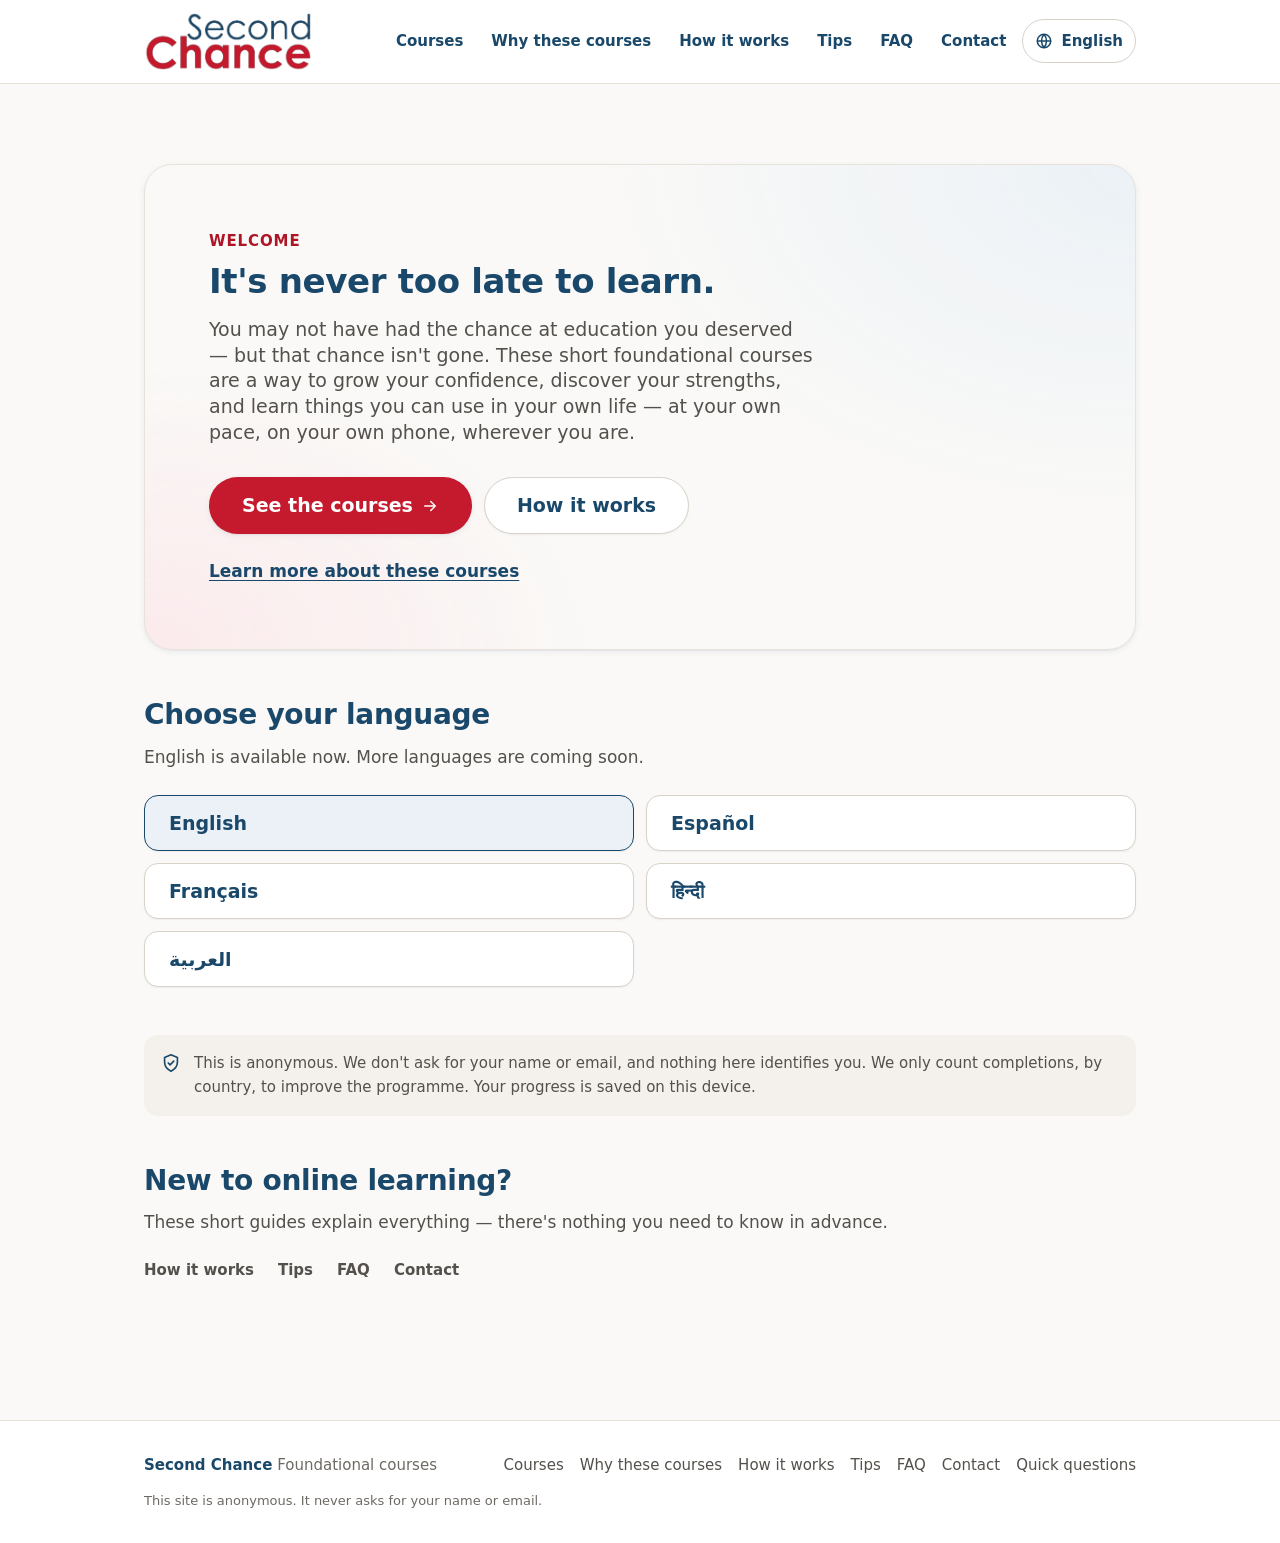
<file: index.html>
<!DOCTYPE html>
<html lang="en" dir="ltr">
<head>
  <meta charset="utf-8">
  <meta name="viewport" content="width=device-width, initial-scale=1">
  <title data-i18n="index.title">Second Chance — Foundational courses</title>
  <meta name="description" content="Short, anonymous, self-paced courses you can take on your phone. No account, no cost.">
  <meta name="color-scheme" content="light">
  <meta name="theme-color" content="#1A486A">
  <link rel="icon" href="favicon.ico" sizes="any">
  <link rel="icon" type="image/png" sizes="32x32" href="assets/icons/favicon-32.png">
  <link rel="icon" type="image/png" sizes="16x16" href="assets/icons/favicon-16.png">
  <link rel="apple-touch-icon" href="apple-touch-icon.png">
  <link rel="stylesheet" href="css/styles.css">
</head>
<body>
  <div data-include="header"></div>

  <main id="main" class="page">
    <div class="container stack-lg">

      <!-- Coming-soon banner shown when a not-yet-live language is chosen -->
      <section id="comingSoon" class="notice notice--tip" hidden>
        <span class="notice__icon" aria-hidden="true">
          <svg viewBox="0 0 24 24" width="22" height="22" fill="none" stroke="currentColor" stroke-width="1.8" stroke-linecap="round" stroke-linejoin="round"><circle cx="12" cy="12" r="9"/><path d="M12 8v5l3 2"/></svg>
        </span>
        <div class="notice__body">
          <strong data-i18n="lang.comingTitle">This language is coming soon</strong>
          <p data-i18n="lang.comingBody">We're still preparing the courses in this language. For now you can continue in English.</p>
          <p><button type="button" class="btn btn--secondary" id="continueEn" data-i18n="lang.continueEn">Continue in English</button></p>
        </div>
      </section>

      <!-- Welcome -->
      <section class="hero">
        <p class="eyebrow" data-i18n="index.eyebrow">Welcome</p>
        <h1 data-i18n="index.heading">Learning that's yours, at your own pace</h1>
        <p class="lead" data-i18n="index.lead">Short, friendly courses you can take on your phone.</p>
        <div class="btn-row">
          <a class="btn btn--primary btn--lg" href="courses.html">
            <span data-i18n="index.cta.courses">See the courses</span>
            <svg class="arrow" viewBox="0 0 24 24" width="18" height="18" fill="none" stroke="currentColor" stroke-width="2" stroke-linecap="round" stroke-linejoin="round" aria-hidden="true"><path d="M5 12h14M13 6l6 6-6 6"/></svg>
          </a>
          <a class="btn btn--secondary btn--lg" href="help/how-to.html" data-i18n="index.cta.how">How it works</a>
        </div>
        <p style="margin-block-start:var(--space-5)">
          <a class="learn-more" href="help/why.html" style="font-weight:600; text-underline-offset:3px" data-i18n="index.learnMore">Learn more about these courses</a>
        </p>
      </section>

      <!-- Language selection -->
      <section class="stack" aria-labelledby="langHeading">
        <div class="stack-sm">
          <h2 id="langHeading" data-i18n="index.lang.heading">Choose your language</h2>
          <p class="soft" data-i18n="index.lang.hint">English is available now. More languages are coming soon.</p>
        </div>
        <div class="lang-grid" id="langGrid" role="group" aria-labelledby="langHeading">
          <!-- built from SCE_I18N.LANGS -->
        </div>
      </section>

      <!-- Privacy line -->
      <section class="privacy-line">
        <svg viewBox="0 0 24 24" width="22" height="22" fill="none" stroke="currentColor" stroke-width="1.8" stroke-linecap="round" stroke-linejoin="round" aria-hidden="true"><path d="M12 3l7 3v5c0 4.5-3 8-7 10-4-2-7-5.5-7-10V6z"/><path d="M9 12l2 2 4-4"/></svg>
        <p data-i18n="privacy.line">This is anonymous. We don't ask for your name or email.</p>
      </section>

      <!-- Quiet help links -->
      <section class="stack-sm" aria-labelledby="helpHeading">
        <h2 id="helpHeading" data-i18n="index.help.heading">New to online learning?</h2>
        <p class="soft" data-i18n="index.help.lead">These short guides explain everything.</p>
        <ul class="quiet-links">
          <li><a href="help/how-to.html" data-i18n="nav.howto">How it works</a></li>
          <li><a href="help/tips.html" data-i18n="nav.tips">Tips</a></li>
          <li><a href="help/faq.html" data-i18n="nav.faq">FAQ</a></li>
          <li><a href="help/contact.html" data-i18n="nav.contact">Contact</a></li>
        </ul>
      </section>

    </div>
  </main>

  <div data-include="footer"></div>

  <script src="js/i18n.js"></script>
  <script src="js/progress.js"></script>
  <script src="js/components.js"></script>
  <script>
    // Landing language selector + coming-soon glue. Native language names are
    // proper nouns; all other copy comes from i18n.
    (function () {
      function build() {
        var grid = document.getElementById("langGrid");
        if (!grid || !window.SCE_I18N) return;
        var chosen = SCE_I18N.chosenLang();
        grid.innerHTML = "";
        SCE_I18N.LANGS.forEach(function (l) {
          var btn = document.createElement("button");
          btn.type = "button";
          btn.className = "lang-option";
          if (l.code === chosen) btn.setAttribute("aria-current", "true");
          btn.innerHTML =
            '<span class="native" lang="' + l.code + '" dir="' + l.dir + '">' + l.native + "</span>" +
            (l.live ? "" : '<span class="soon">' + SCE_I18N.t("lang.soon") + "</span>");
          btn.addEventListener("click", function () {
            SCE_I18N.setLang(l.code);
            window.location.reload();
          });
          grid.appendChild(btn);
        });

        var cs = document.getElementById("comingSoon");
        if (cs && !SCE_I18N.isLive()) cs.hidden = false;
        var ce = document.getElementById("continueEn");
        if (ce) ce.addEventListener("click", function () {
          SCE_I18N.setLang("en");
          window.location.reload();
        });
      }
      if (window.SCE_I18N && SCE_I18N.ready) SCE_I18N.ready.then(build);
      else document.addEventListener("DOMContentLoaded", function () { setTimeout(build, 60); });
    })();
  </script>
</body>
</html>
</file>
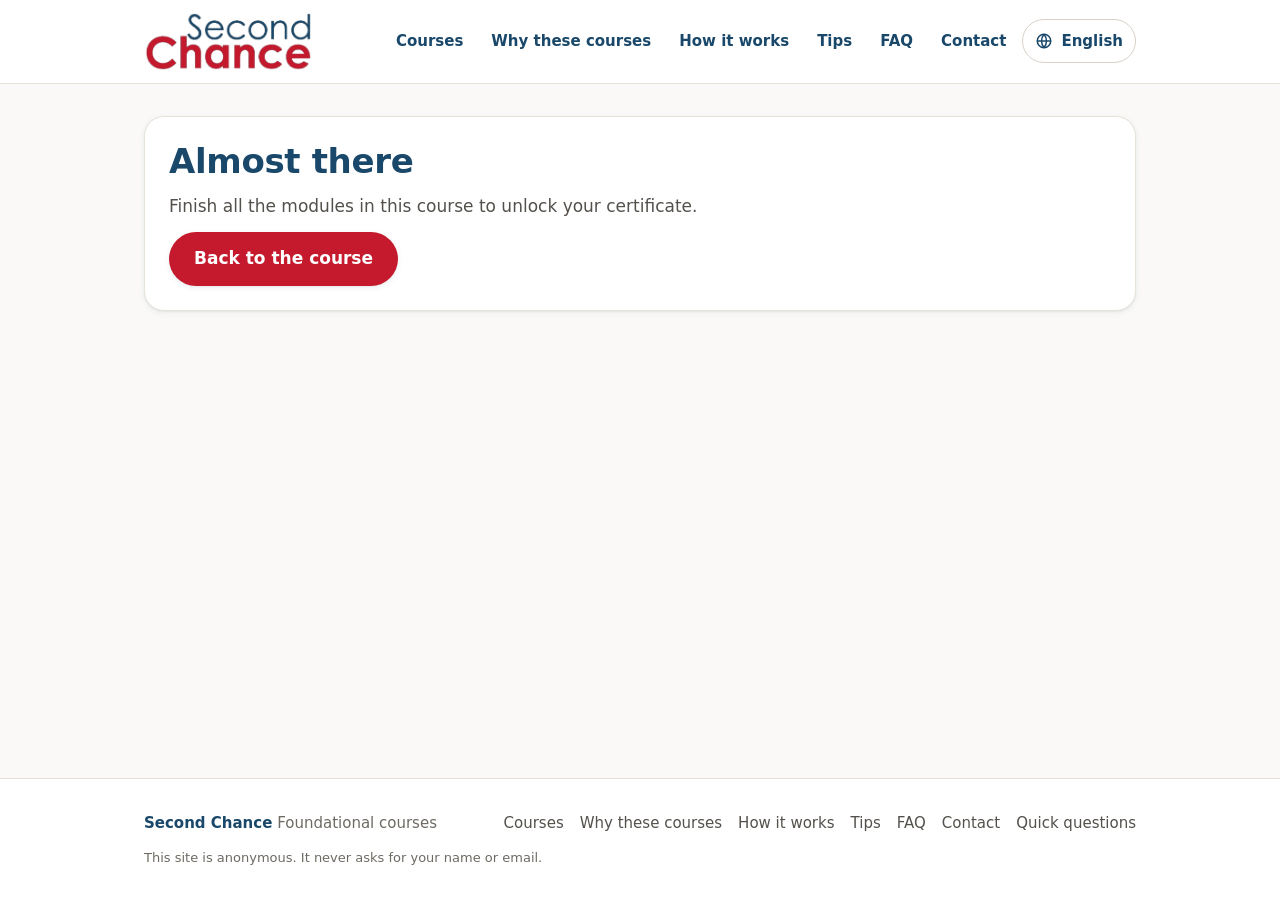
<file: complete.html>
<!DOCTYPE html>
<html lang="en" dir="ltr">
<head>
  <meta charset="utf-8">
  <meta name="viewport" content="width=device-width, initial-scale=1">
  <title data-i18n="complete.title">Congratulations — Second Chance</title>
  <meta name="description" content="Course complete. Make your certificate.">
  <meta name="color-scheme" content="light">
  <meta name="theme-color" content="#1A486A">
  <link rel="icon" href="favicon.ico" sizes="any">
  <link rel="icon" type="image/png" sizes="32x32" href="assets/icons/favicon-32.png">
  <link rel="icon" type="image/png" sizes="16x16" href="assets/icons/favicon-16.png">
  <link rel="apple-touch-icon" href="apple-touch-icon.png">
  <link rel="stylesheet" href="css/styles.css">
</head>
<body>
  <div data-include="header"></div>

  <main id="main" class="page">
    <div class="container">

      <!-- Not-complete state -->
      <section id="notComplete" hidden class="card stack-sm">
        <h1 data-i18n="complete.notComplete.title">Almost there</h1>
        <p class="soft" data-i18n="complete.notComplete.body">Finish all the modules in this course to unlock your certificate.</p>
        <p><a class="btn btn--primary" id="notCompleteBack" href="courses.html" data-i18n="complete.notComplete.cta">Back to the course</a></p>
      </section>

      <!-- Completed state -->
      <section id="completeMain" hidden class="stack-lg">

        <div class="celebrate">
          <div class="celebrate__mark" aria-hidden="true">
            <svg viewBox="0 0 24 24" width="40" height="40" fill="none" stroke="currentColor" stroke-width="2.2" stroke-linecap="round" stroke-linejoin="round"><path d="M20 6 9 17l-5-5"/></svg>
          </div>
          <h1 data-i18n="complete.heading">You did it!</h1>
          <p class="lead" style="margin-inline:auto" data-i18n="complete.body">You've completed the course. That's a real achievement — well done.</p>
        </div>

        <!-- Country (only shown if not captured at intake) -->
        <div class="card stack-sm" id="countryCard" hidden>
          <label class="field__label" id="ccLabel" for="ccInput" data-i18n="complete.country.label">Which country are you in?</label>
          <p class="field__hint" data-i18n="complete.country.hint">Optional, and anonymous.</p>
          <div class="combo">
            <input class="combo__input" id="ccInput" type="text" autocomplete="off"
                   data-i18n-attr="placeholder:intake.q.country.placeholder; aria-label:complete.country.label">
            <input type="hidden" data-country-value value="">
            <ul class="combo__list" hidden></ul>
          </div>
        </div>

        <!-- Certificate builder -->
        <div class="card stack">
          <div class="field">
            <label class="field__label" for="nameInput" data-i18n="complete.name.label">Put your name on your certificate</label>
            <p class="field__hint" data-i18n="complete.name.hint">This is only used to draw your certificate on this page. It is never saved or sent anywhere.</p>
            <input class="text-input" id="nameInput" type="text" autocomplete="off"
                   data-i18n-attr="placeholder:complete.name.placeholder; aria-label:complete.name.label">
          </div>

          <!-- Live certificate preview (client-side only; name stays in browser) -->
          <figure class="cert" id="cert" aria-label="Certificate">
            <div class="cert__seal" aria-hidden="true">
              <svg viewBox="0 0 24 24" width="30" height="30" fill="none" stroke="currentColor" stroke-width="2" stroke-linecap="round" stroke-linejoin="round"><path d="M12 15a5 5 0 1 0 0-10 5 5 0 0 0 0 10z"/><path d="M9 14l-1.5 7L12 18l4.5 3L15 14"/></svg>
            </div>
            <p class="cert__eyebrow" data-i18n="complete.cert.eyebrow">Certificate of completion</p>
            <p class="muted" style="margin-block-start:var(--space-3)" data-i18n="complete.cert.awarded">Awarded to</p>
            <p class="cert__name" id="certName" data-i18n="complete.cert.namePlaceholder">Your name</p>
            <p class="muted" data-i18n="complete.cert.completed">for completing</p>
            <p class="cert__course" id="certCourse">—</p>
            <p class="cert__date" id="certDate">—</p>
            <div class="cert__wordmark">
              <img id="certLogo" src="assets/logo/SCE_logo_transparent_true.png" alt="Second Chance" width="150">
            </div>
          </figure>

          <div class="btn-row">
            <button type="button" class="btn btn--primary btn--lg" id="printBtn" data-i18n="complete.print">Save or print</button>
            <a class="btn btn--ghost" href="courses.html" data-i18n="complete.backCourses">Back to courses</a>
          </div>
        </div>

      </section>

    </div>
  </main>

  <div data-include="footer"></div>

  <script src="js/i18n.js"></script>
  <script src="js/progress.js"></script>
  <script src="js/components.js"></script>
  <script src="js/intake.js"></script>
  <script src="js/courses.js"></script>
  <script>
    // Completion + certificate glue. The typed name is rendered in-browser
    // only and is NEVER stored or transmitted. The anonymous completion
    // metric (token + country + course + date) is recorded locally, with a
    // Phase-2 Supabase hook inside SCE_PROGRESS.recordCompletion.
    (function () {
      function param(n) { try { return new URLSearchParams(location.search).get(n); } catch (e) { return null; } }
      function safeGet(k) { try { return localStorage.getItem(k); } catch (e) { return null; } }

      var courseId = param("course");
      var P = window.SCE_PROGRESS;

      function fmtDate(iso) {
        try {
          var d = iso ? new Date(iso) : new Date();
          var lang = SCE_I18N ? SCE_I18N.effectiveLang() : "en";
          return d.toLocaleDateString(lang, { year: "numeric", month: "long", day: "numeric" });
        } catch (e) { return ""; }
      }

      function run(catalog) {
        var course = (catalog.courses || []).filter(function (c) { return c.id === courseId; })[0];
        var notComplete = document.getElementById("notComplete");
        var main = document.getElementById("completeMain");

        // Per-language lessons (catalog v3): pick the content language's list.
        var uiLang = SCE_I18N.chosenLang();
        var cl = (catalog.contentLang && catalog.contentLang[uiLang]) || uiLang;
        var lessons = course ? (Array.isArray(course.lessons) ? course.lessons : (course.lessons[cl] || course.lessons.en || [])) : [];
        var ids = lessons.map(function (l) { return l.id; });
        var complete = course && P ? P.isCourseComplete(course.id, ids) : false;

        if (!course || !complete) {
          if (notComplete) {
            notComplete.hidden = false;
            var back = document.getElementById("notCompleteBack");
            if (back) back.href = course
              ? SCE_I18N.url("course.html") + "?course=" + encodeURIComponent(course.id)
              : SCE_I18N.url("courses.html");
          }
          return;
        }

        main.hidden = false;
        document.title = SCE_I18N.t("complete.title") + " — Second Chance";

        // Stamp + record the anonymous completion now.
        var nowISO = new Date().toISOString();
        var knownCountry = safeGet("sce_country");
        P.recordCompletion(course.id, knownCountry || null, nowISO);
        var completedAt = P.getCourseCompletedAt(course.id) || nowISO;

        // Fill certificate static parts.
        document.getElementById("certCourse").textContent = SCE_I18N.t(course.titleKey);
        document.getElementById("certDate").textContent = fmtDate(completedAt);
        document.getElementById("certLogo").src = SCE_I18N.url("assets/logo/SCE_logo_transparent_true.png");

        // Live name binding (never stored).
        var nameInput = document.getElementById("nameInput");
        var certName = document.getElementById("certName");
        var placeholder = SCE_I18N.t("complete.cert.namePlaceholder");
        nameInput.addEventListener("input", function () {
          var v = nameInput.value.trim();
          certName.textContent = v || placeholder;
          certName.style.opacity = v ? "1" : "0.55";
        });
        certName.style.opacity = "0.55";

        // Country picker only if we don't already know it.
        if (!knownCountry) {
          var card = document.getElementById("countryCard");
          card.hidden = false;
          var combo = card.querySelector(".combo");
          if (combo && window.SCE_FORMS) {
            SCE_FORMS.mountCountryPicker(combo, {
              onSelect: function (country) {
                try { localStorage.setItem("sce_country", country); } catch (e) {}
                P.recordCompletion(course.id, country, completedAt); // upserts country
              }
            });
          }
        }

        document.getElementById("printBtn").addEventListener("click", function () { window.print(); });
      }

      function start() {
        if (!window.SCE_COURSES) { setTimeout(start, 50); return; }
        SCE_COURSES.loadCatalog().then(function (catalog) {
          run(catalog);
          if (window.SCE_I18N) SCE_I18N.apply(document);
        });
      }

      if (window.SCE_I18N && SCE_I18N.ready) SCE_I18N.ready.then(start);
      else document.addEventListener("DOMContentLoaded", start);
    })();
  </script>
</body>
</html>
</file>
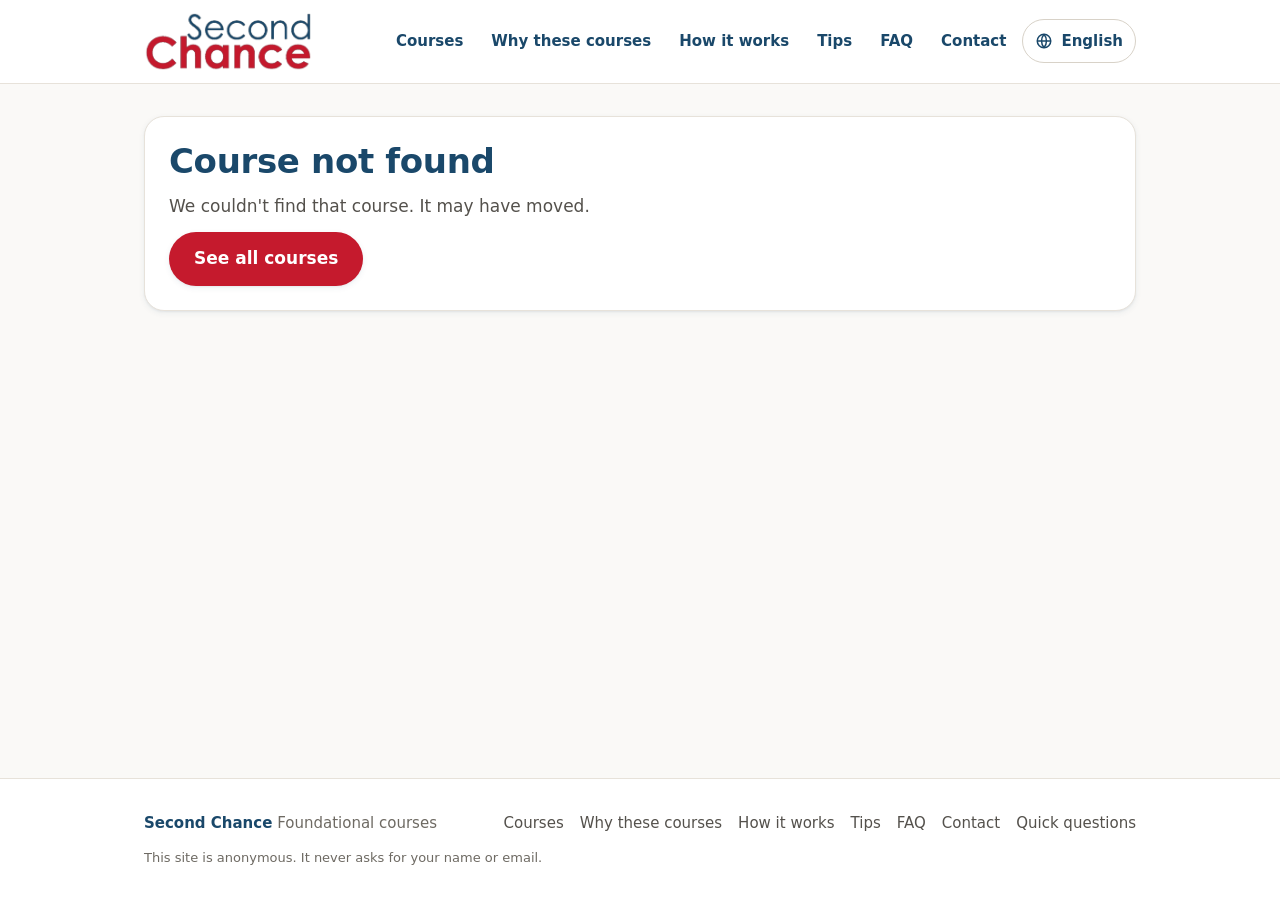
<file: course.html>
<!DOCTYPE html>
<html lang="en" dir="ltr">
<head>
  <meta charset="utf-8">
  <meta name="viewport" content="width=device-width, initial-scale=1">
  <title data-i18n="course.title">Course — Second Chance</title>
  <meta name="description" content="A Second Chance course and its modules.">
  <meta name="color-scheme" content="light">
  <meta name="theme-color" content="#1A486A">
  <link rel="icon" href="favicon.ico" sizes="any">
  <link rel="icon" type="image/png" sizes="32x32" href="assets/icons/favicon-32.png">
  <link rel="icon" type="image/png" sizes="16x16" href="assets/icons/favicon-16.png">
  <link rel="apple-touch-icon" href="apple-touch-icon.png">
  <link rel="stylesheet" href="css/styles.css">
</head>
<body>
  <div data-include="header"></div>

  <main id="main" class="page">
    <div class="container">
      <div id="courseView" aria-busy="true">
        <p class="muted" data-i18n="common.loading">Loading…</p>
      </div>
    </div>
  </main>

  <div data-include="footer"></div>

  <script src="js/i18n.js"></script>
  <script src="js/progress.js"></script>
  <script src="js/components.js"></script>
  <script src="js/courses.js"></script>
</body>
</html>
</file>
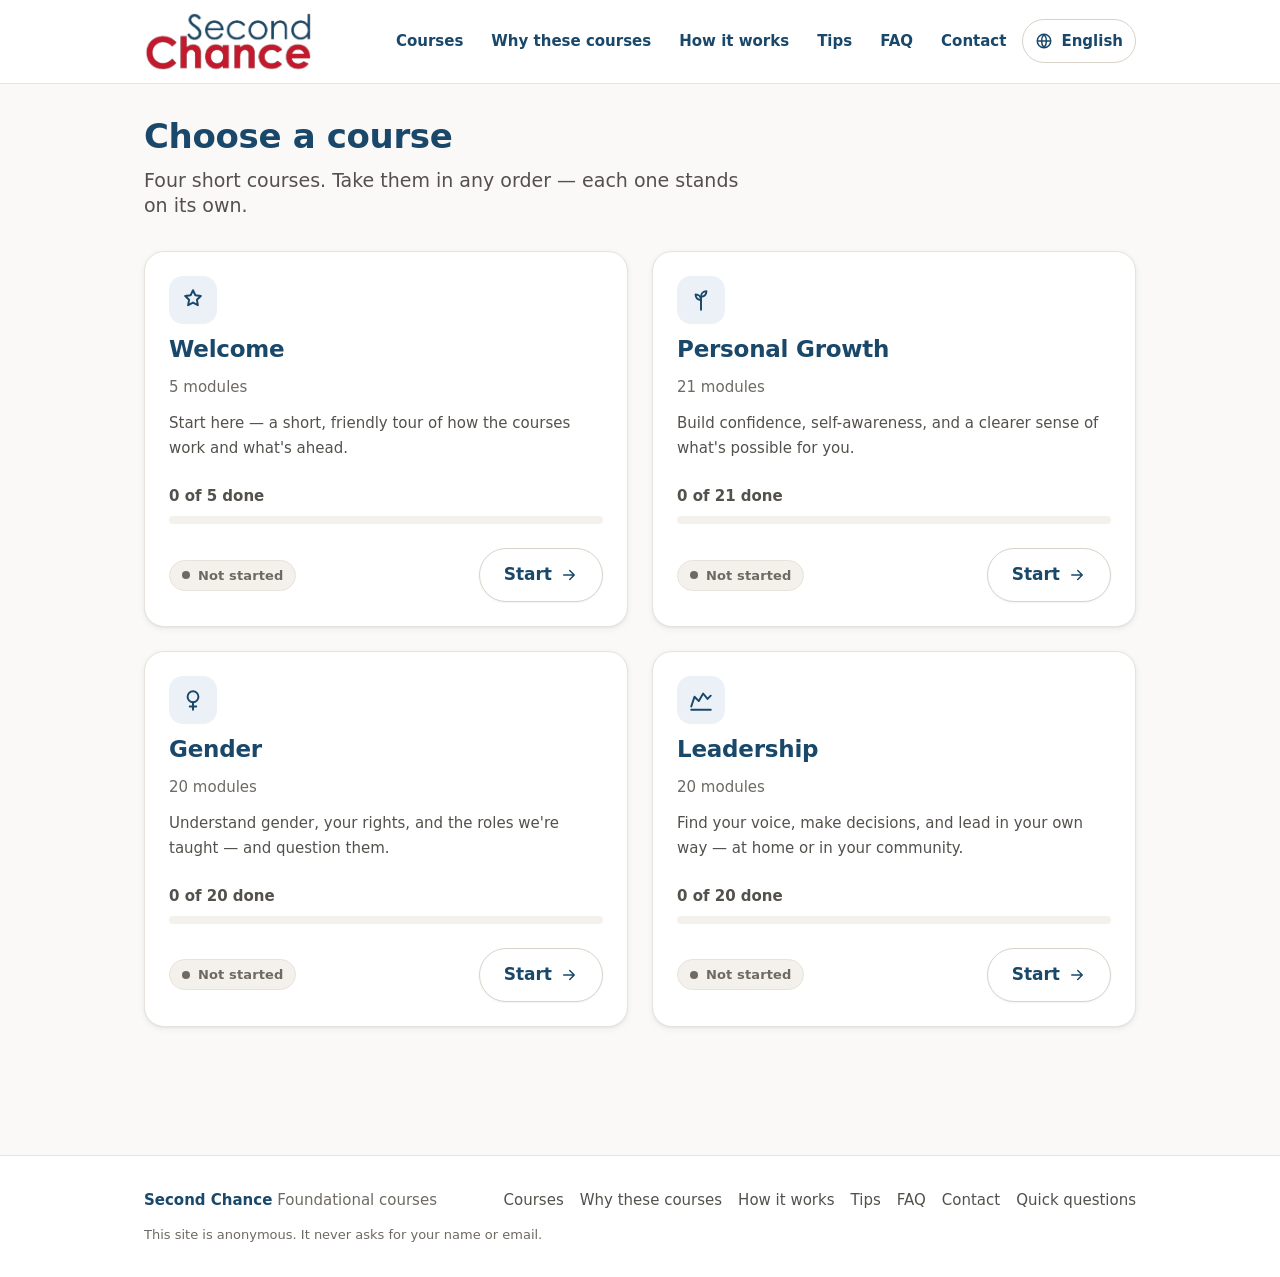
<file: courses.html>
<!DOCTYPE html>
<html lang="en" dir="ltr">
<head>
  <meta charset="utf-8">
  <meta name="viewport" content="width=device-width, initial-scale=1">
  <title data-i18n="courses.title">Courses — Second Chance</title>
  <meta name="description" content="Choose a Second Chance course. Short, self-paced, anonymous.">
  <meta name="color-scheme" content="light">
  <meta name="theme-color" content="#1A486A">
  <link rel="icon" href="favicon.ico" sizes="any">
  <link rel="icon" type="image/png" sizes="32x32" href="assets/icons/favicon-32.png">
  <link rel="icon" type="image/png" sizes="16x16" href="assets/icons/favicon-16.png">
  <link rel="apple-touch-icon" href="apple-touch-icon.png">
  <link rel="stylesheet" href="css/styles.css">
</head>
<body>
  <div data-include="header"></div>

  <main id="main" class="page">
    <div class="container">
      <div class="page-head stack-sm">
        <h1 data-i18n="courses.heading">Choose a course</h1>
        <p class="lead" data-i18n="courses.lead">Four short courses. Take them in any order.</p>
      </div>

      <div class="tile-grid" id="courseGrid" aria-busy="true">
        <p class="muted" data-i18n="common.loading">Loading…</p>
      </div>
    </div>
  </main>

  <div data-include="footer"></div>

  <script src="js/i18n.js"></script>
  <script src="js/progress.js"></script>
  <script src="js/components.js"></script>
  <script src="js/courses.js"></script>
</body>
</html>
</file>
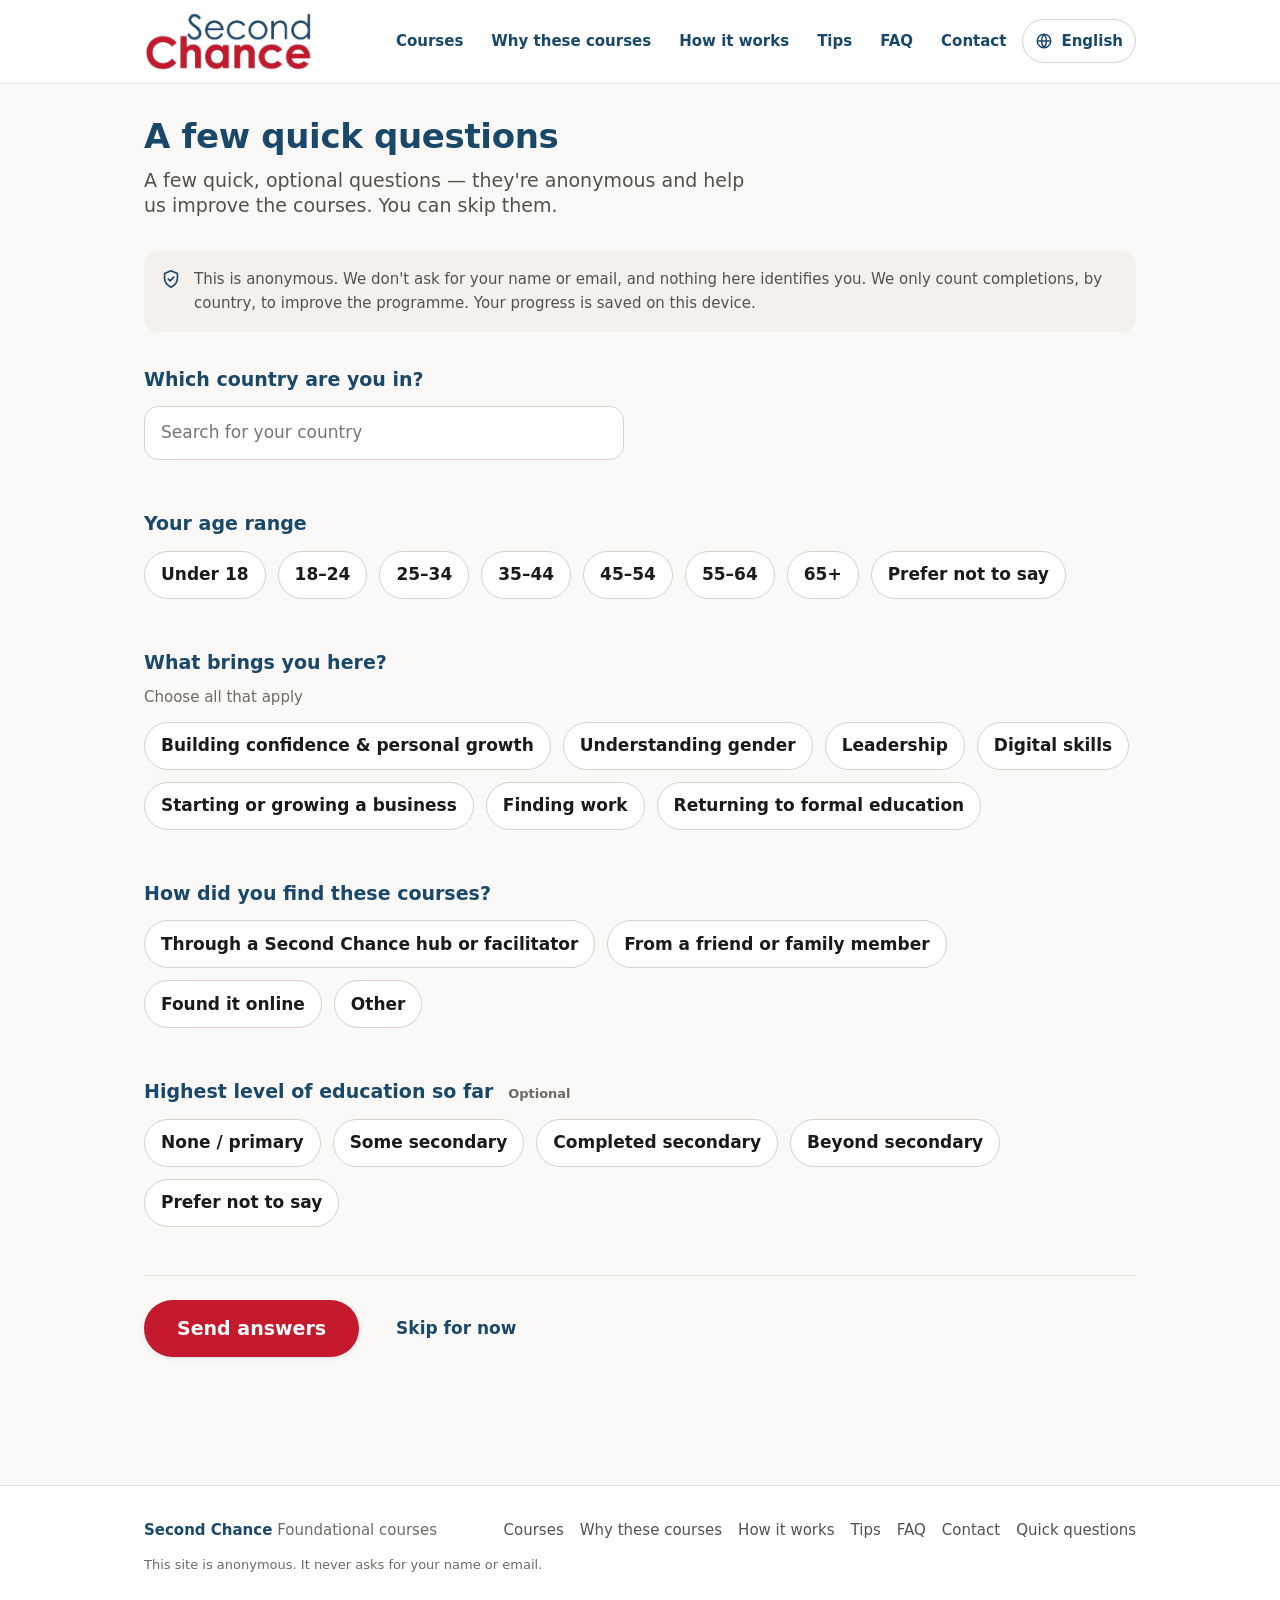
<file: intake.html>
<!DOCTYPE html>
<html lang="en" dir="ltr">
<head>
  <meta charset="utf-8">
  <meta name="viewport" content="width=device-width, initial-scale=1">
  <title data-i18n="intake.title">A few quick questions — Second Chance</title>
  <meta name="description" content="A few optional, anonymous questions.">
  <meta name="color-scheme" content="light">
  <meta name="theme-color" content="#1A486A">
  <link rel="icon" href="favicon.ico" sizes="any">
  <link rel="icon" type="image/png" sizes="32x32" href="assets/icons/favicon-32.png">
  <link rel="icon" type="image/png" sizes="16x16" href="assets/icons/favicon-16.png">
  <link rel="apple-touch-icon" href="apple-touch-icon.png">
  <link rel="stylesheet" href="css/styles.css">
</head>
<body>
  <div data-include="header"></div>

  <main id="main" class="page">
    <div class="container">

      <div class="page-head stack-sm">
        <h1 data-i18n="intake.heading">A few quick questions</h1>
        <p class="lead" data-i18n="intake.intro">A few quick, optional questions — they're anonymous and help us improve the courses. You can skip them.</p>
      </div>

      <div class="privacy-line" style="margin-block-end:var(--space-6)">
        <svg viewBox="0 0 24 24" width="22" height="22" fill="none" stroke="currentColor" stroke-width="1.8" stroke-linecap="round" stroke-linejoin="round" aria-hidden="true"><path d="M12 3l7 3v5c0 4.5-3 8-7 10-4-2-7-5.5-7-10V6z"/><path d="M9 12l2 2 4-4"/></svg>
        <p data-i18n="privacy.line">This is anonymous.</p>
      </div>

      <form id="intakeForm" novalidate>

        <!-- Q1: Country (searchable, picked value only) -->
        <div class="field">
          <label class="field__label" id="countryLabel" for="countryInput" data-i18n="intake.q.country">Which country are you in?</label>
          <div class="combo">
            <input class="combo__input" id="countryInput" type="text" autocomplete="off"
                   data-i18n-attr="placeholder:intake.q.country.placeholder; aria-label:intake.q.country">
            <input type="hidden" data-country-value value="">
            <ul class="combo__list" hidden></ul>
          </div>
        </div>

        <!-- Q2: Age range (single) -->
        <div class="field">
          <span class="field__label" id="ageLabel" data-i18n="intake.q.age">Your age range</span>
          <div class="options" data-options data-single data-name="age" role="group" aria-labelledby="ageLabel">
            <button class="option" data-value="u18"><span class="check" aria-hidden="true">✓</span><span data-i18n="intake.age.u18">Under 18</span></button>
            <button class="option" data-value="18-24"><span class="check" aria-hidden="true">✓</span><span data-i18n="intake.age.18">18–24</span></button>
            <button class="option" data-value="25-34"><span class="check" aria-hidden="true">✓</span><span data-i18n="intake.age.25">25–34</span></button>
            <button class="option" data-value="35-44"><span class="check" aria-hidden="true">✓</span><span data-i18n="intake.age.35">35–44</span></button>
            <button class="option" data-value="45-54"><span class="check" aria-hidden="true">✓</span><span data-i18n="intake.age.45">45–54</span></button>
            <button class="option" data-value="55-64"><span class="check" aria-hidden="true">✓</span><span data-i18n="intake.age.55">55–64</span></button>
            <button class="option" data-value="65+"><span class="check" aria-hidden="true">✓</span><span data-i18n="intake.age.65">65+</span></button>
            <button class="option" data-value="na"><span class="check" aria-hidden="true">✓</span><span data-i18n="intake.age.na">Prefer not to say</span></button>
          </div>
        </div>

        <!-- Q3: What brings you here (multi) -->
        <div class="field">
          <span class="field__label" id="bringsLabel" data-i18n="intake.q.brings">What brings you here?</span>
          <p class="field__hint" data-i18n="intake.q.brings.hint">Choose all that apply</p>
          <div class="options" data-options data-name="brings" role="group" aria-labelledby="bringsLabel">
            <button class="option" data-value="confidence"><span class="check" aria-hidden="true">✓</span><span data-i18n="intake.brings.confidence">Building confidence &amp; personal growth</span></button>
            <button class="option" data-value="gender"><span class="check" aria-hidden="true">✓</span><span data-i18n="intake.brings.gender">Understanding gender</span></button>
            <button class="option" data-value="leadership"><span class="check" aria-hidden="true">✓</span><span data-i18n="intake.brings.leadership">Leadership</span></button>
            <button class="option" data-value="digital"><span class="check" aria-hidden="true">✓</span><span data-i18n="intake.brings.digital">Digital skills</span></button>
            <button class="option" data-value="business"><span class="check" aria-hidden="true">✓</span><span data-i18n="intake.brings.business">Starting or growing a business</span></button>
            <button class="option" data-value="work"><span class="check" aria-hidden="true">✓</span><span data-i18n="intake.brings.work">Finding work</span></button>
            <button class="option" data-value="education"><span class="check" aria-hidden="true">✓</span><span data-i18n="intake.brings.education">Returning to formal education</span></button>
          </div>
        </div>

        <!-- Q4: How did you find these (single) -->
        <div class="field">
          <span class="field__label" id="foundLabel" data-i18n="intake.q.found">How did you find these courses?</span>
          <div class="options" data-options data-single data-name="found" role="group" aria-labelledby="foundLabel">
            <button class="option" data-value="hub"><span class="check" aria-hidden="true">✓</span><span data-i18n="intake.found.hub">Through a Second Chance hub or facilitator</span></button>
            <button class="option" data-value="friend"><span class="check" aria-hidden="true">✓</span><span data-i18n="intake.found.friend">From a friend or family member</span></button>
            <button class="option" data-value="online"><span class="check" aria-hidden="true">✓</span><span data-i18n="intake.found.online">Found it online</span></button>
            <button class="option" data-value="other"><span class="check" aria-hidden="true">✓</span><span data-i18n="intake.found.other">Other</span></button>
          </div>
        </div>

        <!-- Q5: Education (single, clearly optional) -->
        <div class="field">
          <span class="field__label" id="eduLabel">
            <span data-i18n="intake.q.education">Highest level of education so far</span>
            <span class="field__optional" data-i18n="common.optional">Optional</span>
          </span>
          <div class="options" data-options data-single data-name="education" role="group" aria-labelledby="eduLabel">
            <button class="option" data-value="none"><span class="check" aria-hidden="true">✓</span><span data-i18n="intake.education.none">None / primary</span></button>
            <button class="option" data-value="some"><span class="check" aria-hidden="true">✓</span><span data-i18n="intake.education.some">Some secondary</span></button>
            <button class="option" data-value="completed"><span class="check" aria-hidden="true">✓</span><span data-i18n="intake.education.completed">Completed secondary</span></button>
            <button class="option" data-value="beyond"><span class="check" aria-hidden="true">✓</span><span data-i18n="intake.education.beyond">Beyond secondary</span></button>
            <button class="option" data-value="na"><span class="check" aria-hidden="true">✓</span><span data-i18n="intake.education.na">Prefer not to say</span></button>
          </div>
        </div>

        <div class="form-actions">
          <button type="submit" class="btn btn--primary btn--lg" data-i18n="intake.submit">Send answers</button>
          <a href="courses.html" class="btn btn--ghost" id="intakeSkip" data-i18n="intake.skip">Skip for now</a>
        </div>
      </form>

      <!-- Thank-you state -->
      <section id="intakeThanks" hidden class="text-center stack">
        <div class="celebrate">
          <div class="cert__seal" style="width:72px;height:72px;margin-inline:auto">
            <svg viewBox="0 0 24 24" width="34" height="34" fill="none" stroke="currentColor" stroke-width="2.2" stroke-linecap="round" stroke-linejoin="round"><path d="M20 6 9 17l-5-5"/></svg>
          </div>
          <h2 style="margin-block-start:var(--space-4)" data-i18n="intake.thanks.heading">Thank you</h2>
          <p class="lead" style="margin-inline:auto" data-i18n="intake.thanks.body">That's all — thank you. Your answers are anonymous.</p>
        </div>
        <p><a class="btn btn--primary btn--lg" href="courses.html" data-i18n="intake.thanks.cta">Go to the courses</a></p>
      </section>

    </div>
  </main>

  <div data-include="footer"></div>

  <script src="js/i18n.js"></script>
  <script src="js/progress.js"></script>
  <script src="js/components.js"></script>
  <script src="js/intake.js"></script>
</body>
</html>
</file>
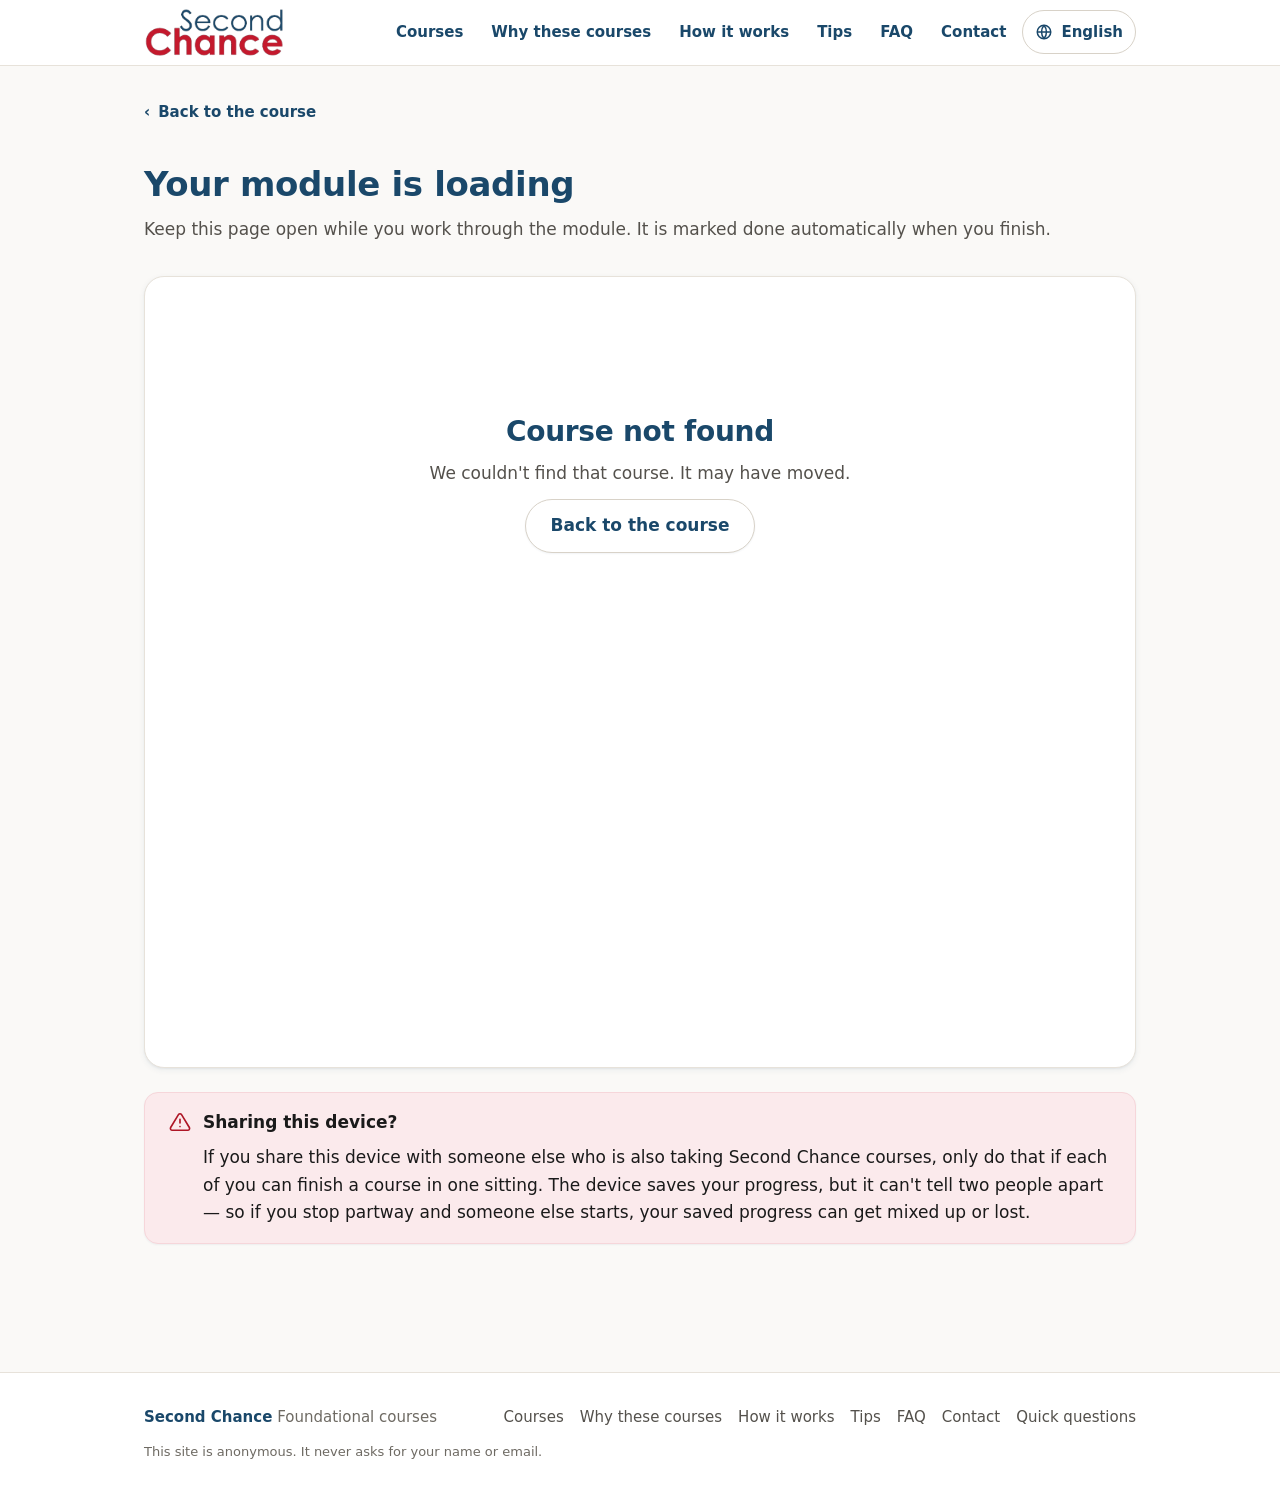
<file: launch.html>
<!DOCTYPE html>
<html lang="en" dir="ltr">
<head>
  <meta charset="utf-8">
  <meta name="viewport" content="width=device-width, initial-scale=1">
  <title data-i18n="launch.title">Opening your module — Second Chance</title>
  <meta name="description" content="Module launcher.">
  <meta name="color-scheme" content="light">
  <meta name="theme-color" content="#1A486A">
  <link rel="icon" href="favicon.ico" sizes="any">
  <link rel="icon" type="image/png" sizes="32x32" href="assets/icons/favicon-32.png">
  <link rel="icon" type="image/png" sizes="16x16" href="assets/icons/favicon-16.png">
  <link rel="apple-touch-icon" href="apple-touch-icon.png">
  <link rel="stylesheet" href="css/styles.css">
  <style>
    /* Launcher-only styles (scoped to this page; shared stylesheet untouched). */

    /* Slimmer site header on the launcher only, to give the lesson more room. */
    .site-header__inner { padding-block: var(--space-2); }
    .brand img { width: 140px; }

    .scorm-stage { display: flex; flex-direction: column; gap: var(--space-2); }

    /* Toolbar above the frame; shown only once a real iframe is mounted. */
    .scorm-toolbar {
      display: flex; align-items: center; justify-content: flex-end;
      gap: var(--space-3); flex-wrap: wrap;
    }
    .scorm-toolbar .btn { min-height: 42px; padding-block: var(--space-2); }
    /* Hint shown only in fullscreen (the completion note below the frame is
       not visible while the stage fills the screen). */
    .scorm-hint {
      font-size: var(--text-sm); color: var(--color-text-soft);
      max-width: 24rem; text-align: end;
    }
    .scorm-hint.is-done { color: var(--color-blue); font-weight: 600; }

    /* Default (non-fullscreen) frame: phone-first, most of the viewport tall
       and responsive. dvh tracks mobile browser chrome; vh is the fallback. */
    .scorm-frame {
      position: relative;
      width: 100%;
      height: 88vh;
      height: 88dvh;
      min-height: 26rem;
      background: var(--color-surface);
      border: 1px solid var(--color-border);
      border-radius: var(--radius-lg);
      box-shadow: var(--shadow-sm);
      overflow: hidden;
    }
    .scorm-frame iframe { width: 100%; height: 100%; border: 0; display: block; background: #fff; }
    .scorm-placeholder {
      position: absolute; inset: 0;
      display: grid; place-items: center;
      padding: var(--space-5); text-align: center;
    }

    /* Native Fullscreen API: the stage is the fullscreen element. */
    .scorm-stage:fullscreen,
    .scorm-stage:-webkit-full-screen {
      background: #fff; gap: 0; padding: var(--space-2);
    }
    .scorm-stage:fullscreen .scorm-frame,
    .scorm-stage:-webkit-full-screen .scorm-frame {
      flex: 1; height: auto; min-height: 0;
      border: 0; border-radius: 0; box-shadow: none;
    }

    /* CSS fallback fullscreen (iOS Safari / restricted Fullscreen API):
       fixed container filling the viewport. */
    .scorm-stage.is-css-fs {
      position: fixed; inset: 0; z-index: 1000;
      gap: 0; padding: var(--space-2);
      background: #fff;
    }
    .scorm-stage.is-css-fs .scorm-frame {
      flex: 1; height: auto; min-height: 0;
      border: 0; border-radius: 0; box-shadow: none;
    }
    body.scorm-fs-lock { overflow: hidden; }
  </style>
</head>
<body>
  <div data-include="header"></div>

  <main id="main" class="page">
    <div class="container stack">

      <a class="back-link" id="backLink" href="courses.html">
        <span class="chev" aria-hidden="true">‹</span> <span data-i18n="launch.back">Back to the course</span>
      </a>

      <div class="page-head stack-sm">
        <h1 id="lessonHeading" data-i18n="launch.heading">Your module is loading</h1>
        <p class="soft" data-i18n="launch.note">Keep this page open while you work through the module.</p>
      </div>

      <!-- Shown when the interface language's course media is in another
           language (e.g. Hindi interface → English modules). Permanent note. -->
      <div id="contentLangNote" class="notice" hidden>
        <span class="notice__icon" aria-hidden="true">
          <svg viewBox="0 0 24 24" width="22" height="22" fill="none" stroke="currentColor" stroke-width="1.8" stroke-linecap="round" stroke-linejoin="round"><circle cx="12" cy="12" r="9"/><path d="M3 12h18M12 3a14 14 0 0 1 0 18M12 3a14 14 0 0 0 0 18"/></svg>
        </span>
        <div class="notice__body"><p data-i18n="launch.englishModules">The course modules are in English.</p></div>
      </div>

      <!-- Live status line for the SCORM session -->
      <div id="launchStatus" class="notice notice--tip" hidden aria-live="polite">
        <span class="notice__icon" aria-hidden="true">
          <svg viewBox="0 0 24 24" width="22" height="22" fill="none" stroke="currentColor" stroke-width="1.8" stroke-linecap="round" stroke-linejoin="round"><circle cx="12" cy="12" r="9"/><path d="M12 8v5l3 2"/></svg>
        </span>
        <div class="notice__body"><p id="launchStatusText">…</p></div>
      </div>

      <!-- ===================================================================
           SCORM WRAPPER MOUNT (Step 2 — implemented).

           The wrapper (inline script below):
             1. Instantiates scorm-again (MIT, vendored at
                js/vendor/scorm-again.min.js) as the SCORM 1.2 LMS object and
                exposes it as `window.API` BEFORE the lesson iframe loads
                (SCORM 2004 packages get `window.API_1484_11` instead).
             2. Reads the lesson package's imsmanifest.xml to find the REAL
                launch file (never assumes index.html) and the SCORM version.
             3. Resolves the package repo as sce_courses_{contentLang}{group}
                (catalog.repoPattern + course.repoGroup + catalog.contentLang),
                then + lesson.path — a SIBLING repo on the SAME origin. Hindi
                resolves to the English repos (contentLang.hi = "en"). Same-origin
                is REQUIRED for the handshake (and enforced below).
             4. Loads that launch file into the <iframe>.
             5. On cmi.core.lesson_status === 'completed' | 'passed' (SCORM 1.2)
                — or cmi.completion_status/success_status (2004) — calls
                SCE_PROGRESS.setLessonStatus(course, lesson, 'completed') and
                console.logs it.
             6. (Later) cmi.suspend_data / cmi.core.lesson_location resume is
                intentionally NOT built yet — add only if real content emits it.

           Media is loaded lazily: nothing here fetches lesson media until a
           lesson with a real package `path` is actually opened.
           =================================================================== -->
      <div id="scormStage" class="scorm-stage">
        <!-- Fullscreen toggle. User-triggered only (no auto-enter). Real
             focusable button; aria-label + aria-pressed kept in sync; Esc
             exits. Revealed once a real iframe is mounted. -->
        <div class="scorm-toolbar" id="scormToolbar" hidden>
          <span class="scorm-hint" id="fsHint" hidden data-i18n="launch.fullscreenHint">Exit fullscreen when you reach the last slide to continue.</span>
          <button type="button" id="fsToggle" class="btn btn--secondary" aria-pressed="false"
                  data-i18n-attr="aria-label:launch.fullscreen">
            <svg id="fsIconEnter" viewBox="0 0 24 24" width="18" height="18" fill="none" stroke="currentColor" stroke-width="2" stroke-linecap="round" stroke-linejoin="round" aria-hidden="true"><path d="M8 3H5a2 2 0 0 0-2 2v3M16 3h3a2 2 0 0 1 2 2v3M21 16v3a2 2 0 0 1-2 2h-3M3 16v3a2 2 0 0 0 2 2h3"/></svg>
            <svg id="fsIconExit" viewBox="0 0 24 24" width="18" height="18" fill="none" stroke="currentColor" stroke-width="2" stroke-linecap="round" stroke-linejoin="round" aria-hidden="true" hidden><path d="M8 3v3a2 2 0 0 1-2 2H3M16 3v3a2 2 0 0 0 2 2h3M21 16h-3a2 2 0 0 0-2 2v3M3 16h3a2 2 0 0 1 2 2v3"/></svg>
            <span id="fsLabel" data-i18n="launch.fullscreen">Fullscreen</span>
          </button>
        </div>

        <div id="scormMount" class="scorm-frame">
          <div id="scormPlaceholder" class="scorm-placeholder">
            <div class="stack-sm">
              <div class="tile__icon" style="margin-inline:auto; width:56px; height:56px;">
                <svg viewBox="0 0 24 24" width="28" height="28" fill="none" stroke="currentColor" stroke-width="1.6" stroke-linecap="round" stroke-linejoin="round"><path d="M8 5v14l11-7z"/></svg>
              </div>
              <p class="lead" id="placeholderText" data-i18n="launch.loading">Loading the module…</p>
            </div>
          </div>
          <!-- lesson <iframe> is injected here once the manifest is resolved -->
        </div>
      </div>

      <!-- Completion banner — revealed directly BELOW the lesson when it reports
           completed/passed, so finishing the last slide flows straight into it.
           (In fullscreen this is off-screen, so the toolbar hint guides the
           learner to exit fullscreen — see #fsHint.) -->
      <div id="completeBanner" class="card notice--tip" hidden style="border-color:var(--color-blue-100)" aria-live="polite">
        <div class="stack-sm">
          <div class="cert__seal" style="width:56px;height:56px;margin-inline-start:0">
            <svg viewBox="0 0 24 24" width="28" height="28" fill="none" stroke="currentColor" stroke-width="2.2" stroke-linecap="round" stroke-linejoin="round"><path d="M20 6 9 17l-5-5"/></svg>
          </div>
          <h2 data-i18n="launch.completed.title">Module complete!</h2>
          <p class="soft" data-i18n="launch.completed.body">Nicely done. Your progress has been saved on this device.</p>
          <div class="btn-row">
            <a class="btn btn--primary" id="completeToCourse" href="courses.html" data-i18n="launch.completed.toCourse">Back to the course</a>
            <a class="btn btn--secondary" id="completeToCert" hidden href="complete.html" data-i18n="launch.completed.toCertificate">Get your certificate</a>
          </div>
        </div>
      </div>

      <!-- Shared-device guidance shown near launch (§11) -->
      <div class="notice notice--warm">
        <span class="notice__icon" aria-hidden="true">
          <svg viewBox="0 0 24 24" width="22" height="22" fill="none" stroke="currentColor" stroke-width="1.8" stroke-linecap="round" stroke-linejoin="round"><path d="M12 9v4M12 17h.01"/><path d="M10.3 3.9 1.8 18a2 2 0 0 0 1.7 3h17a2 2 0 0 0 1.7-3L13.7 3.9a2 2 0 0 0-3.4 0z"/></svg>
        </span>
        <div class="notice__body">
          <strong data-i18n="launch.shared.title">Sharing this device?</strong>
          <p data-i18n="launch.shared.body">If you share this device with someone else taking Second Chance courses, only do that if each of you can finish a course in one sitting.</p>
        </div>
      </div>

      <!-- Dev/testing controls (only with ?dev=1) — lets us exercise the
           progress UI for lessons that don't have a real package yet. Hidden
           from learners. -->
      <div id="devControls" class="card" hidden>
        <p class="muted" style="font-size:var(--text-sm)">Dev controls (testing only)</p>
        <div class="btn-row" style="margin-block-start:var(--space-3)">
          <button type="button" class="btn btn--secondary" id="devInProgress">Mark in progress</button>
          <button type="button" class="btn btn--primary" id="devComplete">Mark completed</button>
        </div>
      </div>

    </div>
  </main>

  <div data-include="footer"></div>

  <!-- scorm-again 3.0.5 (MIT) — vendored locally, same-origin, no CDN at runtime.
       Loaded only on this page (lazy). Exposes window.Scorm12API / Scorm2004API. -->
  <script src="js/vendor/scorm-again.min.js"></script>
  <script src="js/i18n.js"></script>
  <script src="js/progress.js"></script>
  <script src="js/components.js"></script>
  <script src="js/courses.js"></script>
  <script>
  /* ========================================================================
     SCORM launch wrapper (Step 2).
     Reads the package manifest, hosts scorm-again as the LMS, loads the SCO
     in an iframe, and writes completion through to the existing progress model.
     ======================================================================== */
  (function () {
    "use strict";

    function param(n) { try { return new URLSearchParams(location.search).get(n); } catch (e) { return null; } }
    function t(k, f) { return window.SCE_I18N ? window.SCE_I18N.t(k, f) : (f || k); }

    var courseId = param("course");
    var lessonId = param("lesson");
    var P = window.SCE_PROGRESS;
    var completed = false;
    var courseObj = null;
    var lessonList = [];   // per-language lessons for this course (catalog v3)
    var inFullscreen = false;  // set by the fullscreen toggle
    var lessonDone = false;    // set on completion

    function showStatus(key) {
      var box = document.getElementById("launchStatus");
      var txt = document.getElementById("launchStatusText");
      if (box && txt) { txt.textContent = t(key); box.hidden = false; }
    }

    // The fullscreen toolbar hint: visible only in fullscreen (where the
    // completion banner below the frame can't be seen). Upgrades to a
    // "complete — exit fullscreen" message once the lesson is done.
    function updateFsHint() {
      var hint = document.getElementById("fsHint");
      if (!hint) return;
      if (inFullscreen) {
        hint.hidden = false;
        hint.textContent = t(lessonDone ? "launch.fullscreenDoneHint" : "launch.fullscreenHint");
        hint.classList.toggle("is-done", lessonDone);
      } else {
        hint.hidden = true;
      }
    }

    function showInfo(titleKey, bodyKey) {
      // Replace the mount with a friendly, non-error message (unavailable / error).
      var mount = document.getElementById("scormMount");
      if (!mount) return;
      mount.innerHTML =
        '<div class="text-center" style="min-height:46vh; display:grid; place-items:center; padding:var(--space-5)">' +
          '<div class="stack-sm">' +
            '<h2>' + t(titleKey) + '</h2>' +
            '<p class="soft">' + t(bodyKey) + '</p>' +
            '<p><a class="btn btn--secondary" id="infoBack" href="#">' + t("launch.completed.toCourse") + '</a></p>' +
          '</div>' +
        '</div>';
      var ib = document.getElementById("infoBack");
      if (ib) ib.href = courseId ? SCE_I18N.url("course.html") + "?course=" + encodeURIComponent(courseId) : SCE_I18N.url("courses.html");
    }

    function revealCompletion() {
      var banner = document.getElementById("completeBanner");
      if (banner) banner.hidden = false;
      var toCourse = document.getElementById("completeToCourse");
      if (toCourse && courseId) toCourse.href = SCE_I18N.url("course.html") + "?course=" + encodeURIComponent(courseId);
      // If the whole course is now complete, offer the certificate.
      if (courseObj && P) {
        var ids = lessonList.map(function (l) { return l.id; });
        if (P.isCourseComplete(courseObj.id, ids)) {
          var cert = document.getElementById("completeToCert");
          if (cert) { cert.hidden = false; cert.href = SCE_I18N.url("complete.html") + "?course=" + encodeURIComponent(courseObj.id); }
        }
      }
      // Bring the banner into view reliably. The lesson may shift layout as it
      // renders its final slide, so scroll on the next frame, move focus to the
      // banner (also helps screen readers), and scroll again shortly after to
      // catch any late shift. (No effect visually while in fullscreen — the
      // toolbar hint covers that case.)
      if (banner) {
        banner.setAttribute("tabindex", "-1");
        var bringIntoView = function () {
          try { banner.scrollIntoView({ behavior: "smooth", block: "center" }); } catch (e) {}
        };
        requestAnimationFrame(function () {
          bringIntoView();
          try { banner.focus({ preventScroll: true }); } catch (e) {}
        });
        setTimeout(bringIntoView, 400);
      }
    }

    // The single completion write-through to the progress model.
    function markComplete() {
      if (completed) return;
      completed = true;
      lessonDone = true;
      if (P && courseId && lessonId) P.setLessonStatus(courseId, lessonId, "completed");
      try { console.log("[lesson complete]", { course: courseId, lesson: lessonId }); } catch (e) {}
      revealCompletion();
      updateFsHint(); // if in fullscreen, surface the "exit to continue" hint
    }

    /* ---------------------------------------------------- manifest parsing */
    function parseManifest(xmlText, manifestURL) {
      var doc = new DOMParser().parseFromString(xmlText, "application/xml");
      if (doc.getElementsByTagName("parsererror").length) throw new Error("manifest parse error");

      function tag(name, ctx) { return (ctx || doc).getElementsByTagName(name); }

      var svEl = tag("schemaversion")[0];
      var version = svEl ? (svEl.textContent || "").trim() : "1.2";

      // Default organization → first item with an identifierref.
      var orgsEl = tag("organizations")[0];
      var defId = orgsEl ? orgsEl.getAttribute("default") : null;
      var orgList = tag("organization");
      var org = null;
      for (var i = 0; i < orgList.length; i++) {
        if (defId && orgList[i].getAttribute("identifier") === defId) { org = orgList[i]; break; }
      }
      if (!org && orgList.length) org = orgList[0];

      var ref = null;
      if (org) {
        var items = tag("item", org);
        for (var j = 0; j < items.length; j++) {
          var r = items[j].getAttribute("identifierref");
          if (r) { ref = r; break; }
        }
      }

      // Find the matching resource (fall back to first SCO/webcontent resource).
      var resList = tag("resource");
      var res = null;
      for (var k = 0; k < resList.length; k++) {
        if (ref && resList[k].getAttribute("identifier") === ref) { res = resList[k]; break; }
      }
      if (!res && resList.length) res = resList[0];
      if (!res) throw new Error("no launchable resource in manifest");

      // Honour xml:base on <resources> and <resource> if present.
      var resourcesEl = tag("resources")[0];
      var base = "";
      if (resourcesEl && resourcesEl.getAttribute("xml:base")) base += resourcesEl.getAttribute("xml:base");
      if (res.getAttribute("xml:base")) base += res.getAttribute("xml:base");
      var href = res.getAttribute("href");
      if (!href) throw new Error("resource has no href");

      var launchURL = new URL(base + href, manifestURL).href;
      return { version: version, launchURL: launchURL };
    }

    function is2004(version) {
      return /2004|1\.3|cam\s*1\.3/i.test(version || "");
    }

    /* ----------------------------------------------- host scorm-again + iframe */
    function hostAndLoad(info) {
      var apiSettings = { autocommit: true, logLevel: 4 /* ERROR only */ };
      var api;
      if (is2004(info.version) && window.Scorm2004API) {
        api = new window.Scorm2004API(apiSettings);
        window.API_1484_11 = api; // SCORM 2004 global
        api.on("Initialize", function () { showStatus("launch.started"); });
        api.on("SetValue.cmi.completion_status", function (el, val) { if (val === "completed") markComplete(); });
        api.on("SetValue.cmi.success_status", function (el, val) { if (val === "passed") markComplete(); });
        api.on("Terminate", function () {
          try { if (api.cmi.completion_status === "completed" || api.cmi.success_status === "passed") markComplete(); } catch (e) {}
        });
      } else {
        api = new window.Scorm12API(apiSettings);
        window.API = api; // SCORM 1.2 global — must exist BEFORE the iframe loads
        api.on("LMSInitialize", function () { showStatus("launch.started"); });
        api.on("LMSSetValue.cmi.core.lesson_status", function (el, val) {
          if (val === "completed" || val === "passed") markComplete();
        });
        function checkFromCmi() {
          try {
            var v = api.cmi.core.lesson_status;
            if (v === "completed" || v === "passed") markComplete();
          } catch (e) {}
        }
        api.on("LMSCommit", checkFromCmi);
        api.on("LMSFinish", checkFromCmi);
      }

      // Pass the test-only auto param through to the SCO if present.
      var launchURL = info.launchURL;
      if (param("auto") === "1") launchURL += (launchURL.indexOf("?") > -1 ? "&" : "?") + "auto=1";

      var iframe = document.createElement("iframe");
      iframe.title = document.getElementById("lessonHeading").textContent || "Module";
      iframe.setAttribute("allow", "fullscreen; autoplay");
      iframe.src = launchURL; // height/width come from the .scorm-frame container

      var mount = document.getElementById("scormMount");
      mount.innerHTML = "";
      mount.appendChild(iframe);

      // The fullscreen toggle is only meaningful once a real lesson is loaded.
      var toolbar = document.getElementById("scormToolbar");
      if (toolbar) toolbar.hidden = false;
    }

    // Fetch + parse a package manifest at manifestURL, then host it.
    function loadManifestAndHost(manifestURL) {
      // Enforce same-origin (required for the SCORM<->wrapper handshake).
      if (new URL(manifestURL).origin !== location.origin) {
        console.error("[scorm] refusing cross-origin package:", manifestURL);
        showInfo("launch.error.title", "launch.error.body");
        return;
      }
      fetch(manifestURL, { cache: "no-cache" })
        .then(function (r) { if (!r.ok) throw new Error("manifest HTTP " + r.status); return r.text(); })
        .then(function (xml) {
          var info = parseManifest(xml, manifestURL);
          console.log("[scorm] launching", { version: info.version, launch: info.launchURL });
          hostAndLoad(info);
        })
        .catch(function (err) {
          console.error("[scorm] could not load package:", err);
          showInfo("launch.error.title", "launch.error.body");
        });
    }

    // Resolve the lesson's package directory from the catalog and launch it.
    // Repo = sce_courses_{contentLang}{repoGroup}, a SIBLING of sce_main on the
    // SAME origin. contentLang maps the UI language to the language of the
    // course MEDIA (Hindi -> English modules). Paths stay relative — no
    // absolute "/..." and no hardcoded domain.
    function launchPackage(catalog, course, lesson) {
      var uiLang = SCE_I18N.chosenLang();
      var contentLang = (catalog.contentLang && catalog.contentLang[uiLang]) || uiLang;
      var group = course.repoGroup || 1;
      var pattern = catalog.repoPattern || "../sce_courses_{lang}{group}";
      var repoBase = pattern.replace("{lang}", contentLang).replace("{group}", String(group));

      var inRepo = String(lesson.path).replace(/^\/+/, "").replace(/\/?$/, "/");
      var pkgDir = repoBase.replace(/\/?$/, "/") + inRepo;            // ../sce_courses_en1/welcome/1_Welcome/
      var pkgURL = new URL(pkgDir, SCE_I18N.ROOT).href;
      var manifestURL = new URL("imsmanifest.xml", pkgURL).href;
      loadManifestAndHost(manifestURL);
    }

    function wireDevControls() {
      if (param("dev") !== "1") return;
      var dc = document.getElementById("devControls");
      if (dc) dc.hidden = false;
      var ip = document.getElementById("devInProgress");
      var cp = document.getElementById("devComplete");
      var back = document.getElementById("backLink");
      if (ip) ip.addEventListener("click", function () {
        if (P && courseId && lessonId) P.setLessonStatus(courseId, lessonId, "in-progress");
        back.click();
      });
      if (cp) cp.addEventListener("click", function () { markComplete(); });
    }

    /* ------------------------------------------------------ fullscreen toggle
       User-triggered only (never auto-enter). Uses the native Fullscreen API
       on the stage container, with a CSS fixed-position fallback for browsers
       that restrict it (e.g. iOS Safari) so it still works on phones. The
       toggle is a real focusable button with a synced aria-label/aria-pressed,
       and Esc exits. */
    function wireFullscreen() {
      var stage = document.getElementById("scormStage");
      var btn = document.getElementById("fsToggle");
      var label = document.getElementById("fsLabel");
      var iconEnter = document.getElementById("fsIconEnter");
      var iconExit = document.getElementById("fsIconExit");
      if (!stage || !btn) return;
      var cssFs = false;

      function nativeEl() { return document.fullscreenElement || document.webkitFullscreenElement || null; }
      function active() { return !!nativeEl() || cssFs; }

      function updateBtn() {
        var on = active();
        var key = on ? "launch.exitFullscreen" : "launch.fullscreen";
        if (label) label.textContent = t(key);
        btn.setAttribute("aria-label", t(key));
        btn.setAttribute("aria-pressed", on ? "true" : "false");
        if (iconEnter) iconEnter.hidden = on;
        if (iconExit) iconExit.hidden = !on;
        inFullscreen = on;
        updateFsHint();
      }

      function cssEnter() { cssFs = true; stage.classList.add("is-css-fs"); document.body.classList.add("scorm-fs-lock"); updateBtn(); }
      function cssExit() { cssFs = false; stage.classList.remove("is-css-fs"); document.body.classList.remove("scorm-fs-lock"); updateBtn(); }

      function enter() {
        var req = stage.requestFullscreen || stage.webkitRequestFullscreen;
        if (req) {
          try {
            var p = req.call(stage);
            if (p && p.catch) p.catch(cssEnter); // permission/availability denied → fallback
          } catch (e) { cssEnter(); }
        } else {
          cssEnter(); // Fullscreen API unavailable (e.g. iOS Safari)
        }
      }
      function exit() {
        if (nativeEl()) {
          var ex = document.exitFullscreen || document.webkitExitFullscreen;
          if (ex) { try { ex.call(document); } catch (e) {} }
        }
        if (cssFs) cssExit();
      }

      btn.addEventListener("click", function () { if (active()) exit(); else enter(); });

      // Keep the button in sync if fullscreen changes outside the button
      // (browser chrome, or Esc exiting native fullscreen).
      document.addEventListener("fullscreenchange", updateBtn);
      document.addEventListener("webkitfullscreenchange", updateBtn);
      // Esc exits the CSS fallback (native Esc is handled by the browser itself).
      document.addEventListener("keydown", function (e) { if (e.key === "Escape" && cssFs) cssExit(); });

      updateBtn();
    }

    function setup() {
      var back = document.getElementById("backLink");
      if (back && courseId) back.href = SCE_I18N.url("course.html") + "?course=" + encodeURIComponent(courseId);

      // Opening a lesson reflects "in progress" until completion is reported.
      if (P && courseId && lessonId) {
        var cur = P.getLessonStatus(courseId, lessonId);
        if (cur === "not-started") P.setLessonStatus(courseId, lessonId, "in-progress");
      }
      wireDevControls();
      wireFullscreen();

      // Diagnostic: ?fixture=1 loads the known-good SCORM 1.2 fixture in
      // sce_main/_fixtures/ directly (it is intentionally NOT in the catalog).
      if (param("fixture") === "1") {
        document.getElementById("lessonHeading").textContent = "SCORM 1.2 diagnostic fixture";
        loadManifestAndHost(SCE_I18N.url("_fixtures/scorm12-sample/imsmanifest.xml"));
        return;
      }

      if (!window.SCE_COURSES) { setTimeout(setup, 40); return; }
      SCE_COURSES.loadCatalog().then(function (catalog) {
        var course = (catalog.courses || []).filter(function (c) { return c.id === courseId; })[0];
        courseObj = course;

        // Per-language lessons (catalog v3): pick the content language's list.
        var uiLang = SCE_I18N.chosenLang();
        var contentLang = (catalog.contentLang && catalog.contentLang[uiLang]) || uiLang;
        lessonList = course ? (Array.isArray(course.lessons) ? course.lessons : (course.lessons[contentLang] || course.lessons.en || [])) : [];

        var lesson = lessonList.filter(function (l) { return l.id === lessonId; })[0];
        if (lesson) {
          document.getElementById("lessonHeading").textContent = lesson.title || (lesson.titleKey ? SCE_I18N.t(lesson.titleKey) : lesson.id);
        }

        // If the UI language's course MEDIA is in a different language (Hindi
        // -> English modules), show the permanent "modules are in English" note.
        if (uiLang !== contentLang) {
          var note = document.getElementById("contentLangNote");
          if (note) note.hidden = false;
        }

        if (!course || !lesson) { showInfo("course.notfound.title", "course.notfound.body"); return; }

        if (!lesson.path) {
          // No real package wired yet → friendly placeholder (not an error).
          showInfo("launch.unavailable.title", "launch.unavailable.body");
          return;
        }
        if (!window.Scorm12API && !window.Scorm2004API) {
          console.error("[scorm] scorm-again failed to load");
          showInfo("launch.error.title", "launch.error.body");
          return;
        }
        launchPackage(catalog, course, lesson);
      });
    }

    if (window.SCE_I18N && SCE_I18N.ready) SCE_I18N.ready.then(setup);
    else document.addEventListener("DOMContentLoaded", setup);
  })();
  </script>
</body>
</html>
</file>
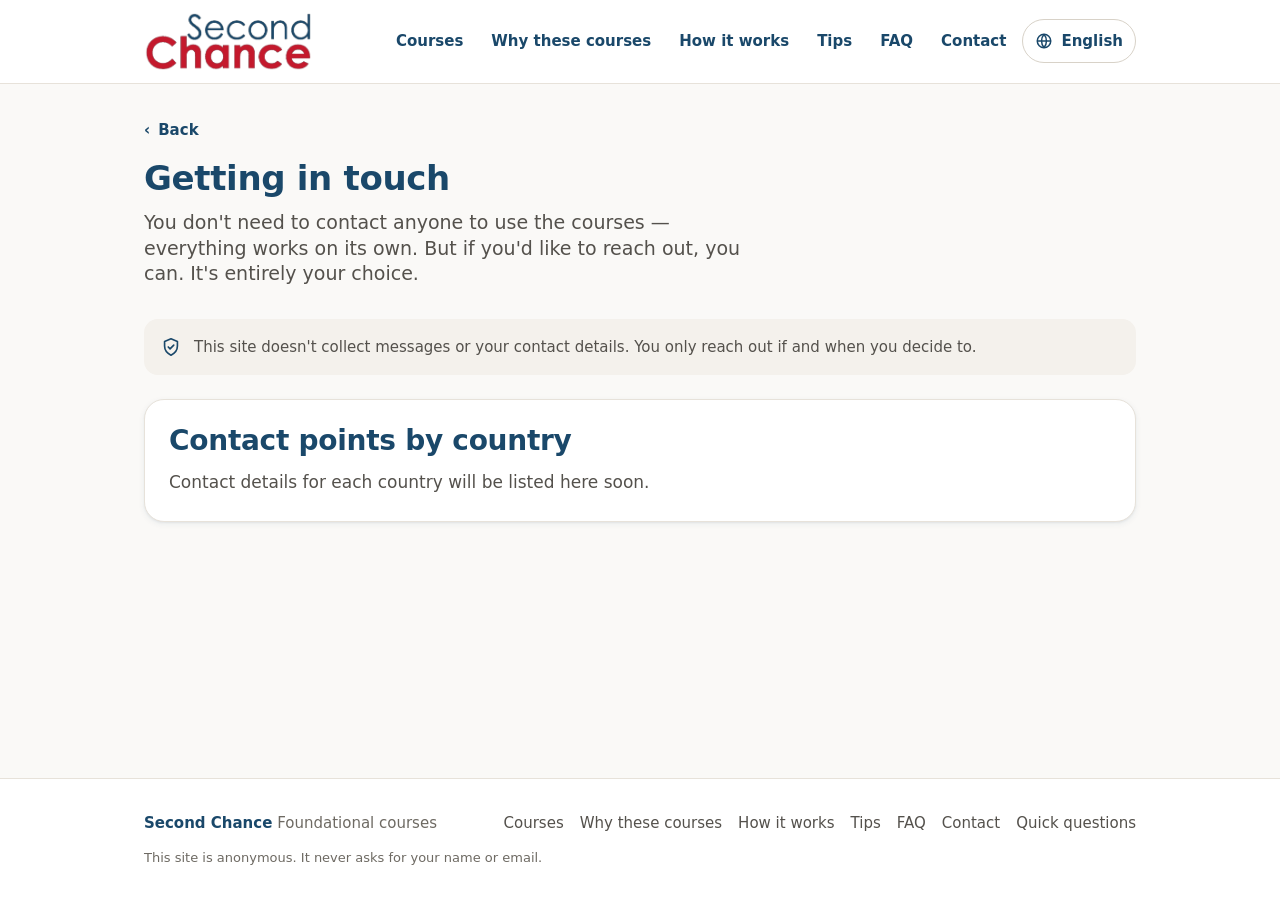
<file: help/contact.html>
<!DOCTYPE html>
<html lang="en" dir="ltr">
<head>
  <meta charset="utf-8">
  <meta name="viewport" content="width=device-width, initial-scale=1">
  <title data-i18n="contact.title">Contact — Second Chance</title>
  <meta name="description" content="How to reach out, if you wish. Outbound only.">
  <meta name="color-scheme" content="light">
  <meta name="theme-color" content="#1A486A">
  <link rel="icon" href="../favicon.ico" sizes="any">
  <link rel="icon" type="image/png" sizes="32x32" href="../assets/icons/favicon-32.png">
  <link rel="icon" type="image/png" sizes="16x16" href="../assets/icons/favicon-16.png">
  <link rel="apple-touch-icon" href="../apple-touch-icon.png">
  <link rel="stylesheet" href="../css/styles.css">
</head>
<body>
  <div data-include="header"></div>

  <main id="main" class="page">
    <div class="container">
      <a class="back-link" href="../index.html"><span class="chev" aria-hidden="true">‹</span> <span data-i18n="common.back">Back</span></a>

      <div class="page-head stack-sm">
        <h1 data-i18n="contact.heading">Getting in touch</h1>
        <p class="lead" data-i18n="contact.lead">You don't need to contact anyone to use the courses.</p>
      </div>

      <div class="stack">
        <div class="privacy-line">
          <svg viewBox="0 0 24 24" width="22" height="22" fill="none" stroke="currentColor" stroke-width="1.8" stroke-linecap="round" stroke-linejoin="round" aria-hidden="true"><path d="M12 3l7 3v5c0 4.5-3 8-7 10-4-2-7-5.5-7-10V6z"/><path d="M9 12l2 2 4-4"/></svg>
          <p data-i18n="contact.outbound">This site doesn't collect messages or your contact details.</p>
        </div>

        <!-- Per-country contact points. Outbound only — no inbound form.
             Populate with real contacts later; structure stubbed now. -->
        <div class="card stack-sm">
          <h2 data-i18n="contact.byCountry">Contact points by country</h2>
          <p class="soft" data-i18n="contact.tbd">Contact details for each country will be listed here soon.</p>
          <ul class="lesson-list" id="contactList" hidden>
            <!-- Example structure for later:
            <li class="lesson">
              <div class="lesson__body">
                <div class="lesson__title">Country name</div>
                <p class="soft" style="font-size:var(--text-sm)">Contact point / how to reach out</p>
              </div>
            </li>
            -->
          </ul>
        </div>
      </div>
    </div>
  </main>

  <div data-include="footer"></div>

  <script src="../js/i18n.js"></script>
  <script src="../js/progress.js"></script>
  <script src="../js/components.js"></script>
</body>
</html>
</file>
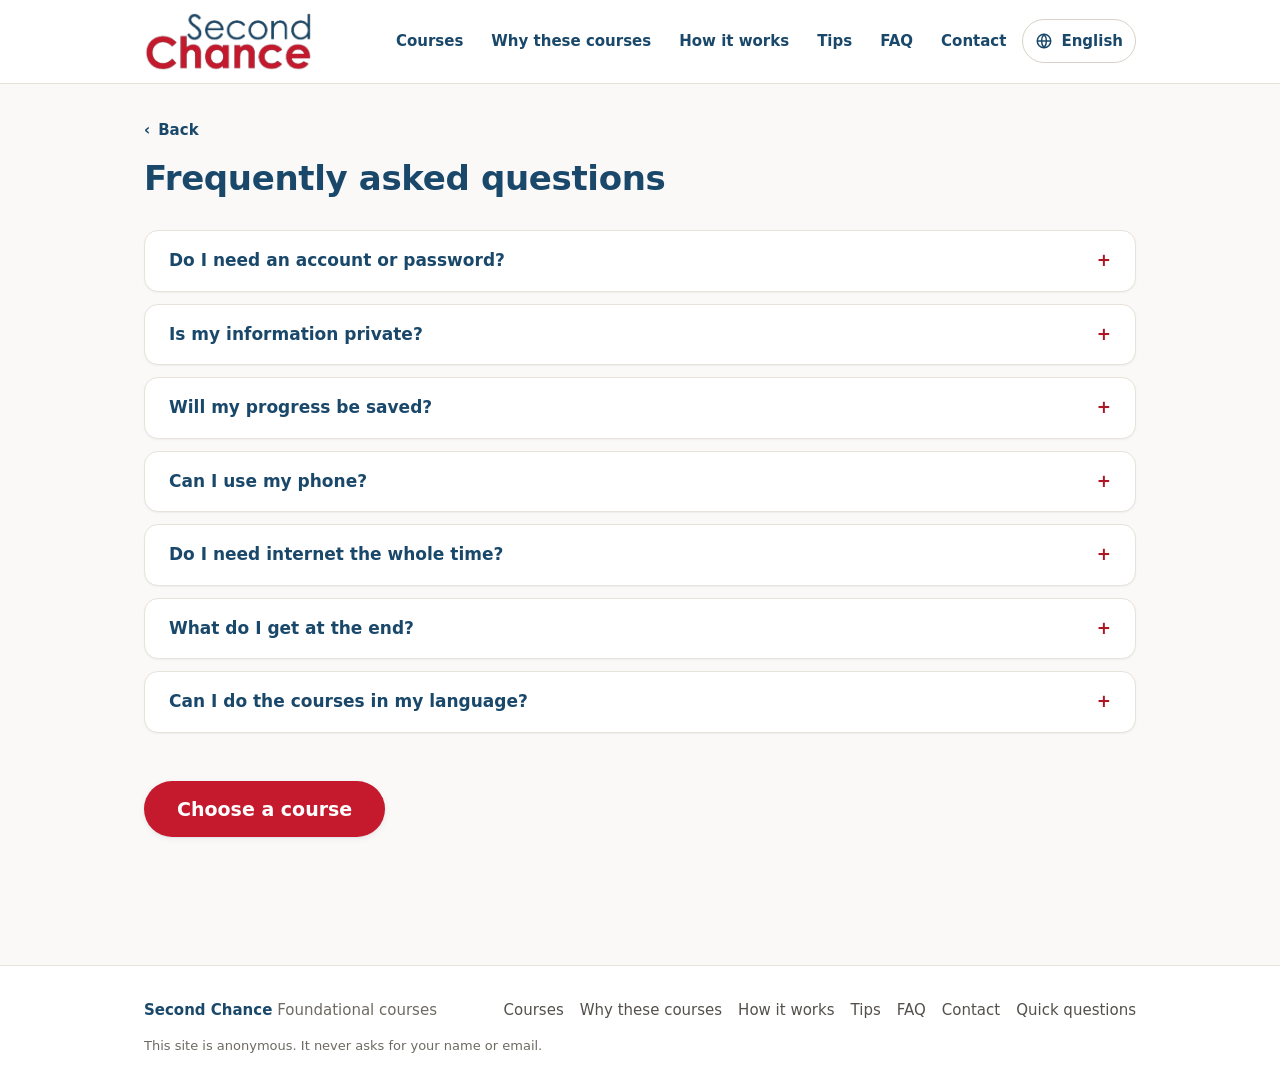
<file: help/faq.html>
<!DOCTYPE html>
<html lang="en" dir="ltr">
<head>
  <meta charset="utf-8">
  <meta name="viewport" content="width=device-width, initial-scale=1">
  <title data-i18n="faq.title">FAQ — Second Chance</title>
  <meta name="description" content="Frequently asked questions.">
  <meta name="color-scheme" content="light">
  <meta name="theme-color" content="#1A486A">
  <link rel="icon" href="../favicon.ico" sizes="any">
  <link rel="icon" type="image/png" sizes="32x32" href="../assets/icons/favicon-32.png">
  <link rel="icon" type="image/png" sizes="16x16" href="../assets/icons/favicon-16.png">
  <link rel="apple-touch-icon" href="../apple-touch-icon.png">
  <link rel="stylesheet" href="../css/styles.css">
  <style>
    /* Accessible accordion, scoped to this page */
    .faq { display: grid; gap: var(--space-3); }
    .faq details {
      background: var(--color-surface);
      border: 1px solid var(--color-border);
      border-radius: var(--radius-md);
      box-shadow: var(--shadow-xs);
      overflow: hidden;
    }
    .faq summary {
      list-style: none;
      cursor: pointer;
      padding: var(--space-4) var(--space-5);
      font-weight: 600;
      color: var(--color-blue);
      display: flex;
      align-items: center;
      justify-content: space-between;
      gap: var(--space-3);
      min-height: 44px;
    }
    .faq summary::-webkit-details-marker { display: none; }
    .faq summary .plus {
      flex-shrink: 0;
      transition: transform var(--dur-2) var(--ease);
      color: var(--color-red-600);
    }
    .faq details[open] summary .plus { transform: rotate(45deg); }
    .faq .faq__a { padding: 0 var(--space-5) var(--space-5); color: var(--color-text-soft); }
  </style>
</head>
<body>
  <div data-include="header"></div>

  <main id="main" class="page">
    <div class="container">
      <a class="back-link" href="../index.html"><span class="chev" aria-hidden="true">‹</span> <span data-i18n="common.back">Back</span></a>

      <div class="page-head stack-sm">
        <h1 data-i18n="faq.heading">Frequently asked questions</h1>
      </div>

      <div class="faq">
        <details>
          <summary><span data-i18n="faq.q1">Do I need an account?</span><span class="plus" aria-hidden="true">+</span></summary>
          <p class="faq__a" data-i18n="faq.a1"></p>
        </details>
        <details>
          <summary><span data-i18n="faq.q2">Is my information private?</span><span class="plus" aria-hidden="true">+</span></summary>
          <p class="faq__a" data-i18n="faq.a2"></p>
        </details>
        <details>
          <summary><span data-i18n="faq.q3">Will my progress be saved?</span><span class="plus" aria-hidden="true">+</span></summary>
          <p class="faq__a" data-i18n="faq.a3"></p>
        </details>
        <details>
          <summary><span data-i18n="faq.q4">Can I use my phone?</span><span class="plus" aria-hidden="true">+</span></summary>
          <p class="faq__a" data-i18n="faq.a4"></p>
        </details>
        <details>
          <summary><span data-i18n="faq.q5">Do I need internet the whole time?</span><span class="plus" aria-hidden="true">+</span></summary>
          <p class="faq__a" data-i18n="faq.a5"></p>
        </details>
        <details>
          <summary><span data-i18n="faq.q6">What do I get at the end?</span><span class="plus" aria-hidden="true">+</span></summary>
          <p class="faq__a" data-i18n="faq.a6"></p>
        </details>
        <details>
          <summary><span data-i18n="faq.q7">Can I do the courses in my language?</span><span class="plus" aria-hidden="true">+</span></summary>
          <p class="faq__a" data-i18n="faq.a7"></p>
        </details>
      </div>

      <div class="btn-row" style="margin-block-start:var(--space-7)">
        <a class="btn btn--primary btn--lg" href="../courses.html" data-i18n="courses.heading">Choose a course</a>
      </div>
    </div>
  </main>

  <div data-include="footer"></div>

  <script src="../js/i18n.js"></script>
  <script src="../js/progress.js"></script>
  <script src="../js/components.js"></script>
</body>
</html>
</file>
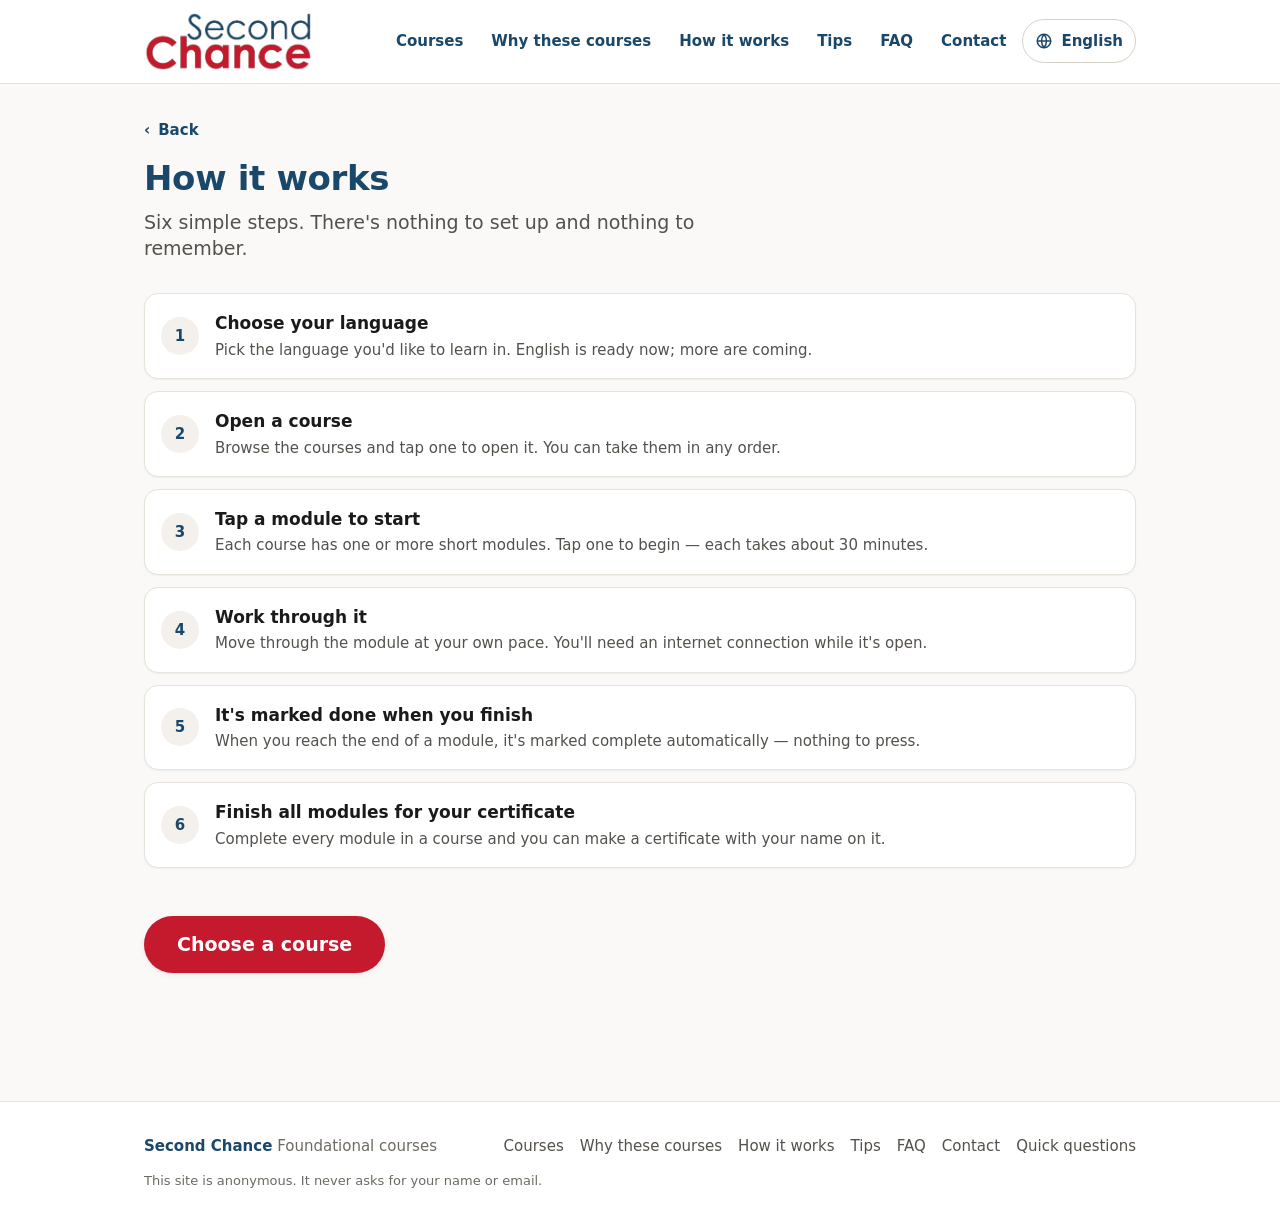
<file: help/how-to.html>
<!DOCTYPE html>
<html lang="en" dir="ltr">
<head>
  <meta charset="utf-8">
  <meta name="viewport" content="width=device-width, initial-scale=1">
  <title data-i18n="howto.title">How it works — Second Chance</title>
  <meta name="description" content="How to launch and complete a Second Chance course.">
  <meta name="color-scheme" content="light">
  <meta name="theme-color" content="#1A486A">
  <link rel="icon" href="../favicon.ico" sizes="any">
  <link rel="icon" type="image/png" sizes="32x32" href="../assets/icons/favicon-32.png">
  <link rel="icon" type="image/png" sizes="16x16" href="../assets/icons/favicon-16.png">
  <link rel="apple-touch-icon" href="../apple-touch-icon.png">
  <link rel="stylesheet" href="../css/styles.css">
</head>
<body>
  <div data-include="header"></div>

  <main id="main" class="page">
    <div class="container">
      <a class="back-link" href="../index.html"><span class="chev" aria-hidden="true">‹</span> <span data-i18n="common.back">Back</span></a>

      <div class="page-head stack-sm">
        <h1 data-i18n="howto.title">How it works</h1>
        <p class="lead" data-i18n="howto.lead">Six simple steps. There's nothing to set up and nothing to remember.</p>
      </div>

      <ol class="lesson-list" style="counter-reset:step">
        <li class="lesson">
          <span class="lesson__num" aria-hidden="true">1</span>
          <div class="lesson__body">
            <div class="lesson__title" data-i18n="howto.step1.title">Choose your language</div>
            <p class="soft" style="font-size:var(--text-sm)" data-i18n="howto.step1.body"></p>
          </div>
        </li>
        <li class="lesson">
          <span class="lesson__num" aria-hidden="true">2</span>
          <div class="lesson__body">
            <div class="lesson__title" data-i18n="howto.step2.title">Open a course</div>
            <p class="soft" style="font-size:var(--text-sm)" data-i18n="howto.step2.body"></p>
          </div>
        </li>
        <li class="lesson">
          <span class="lesson__num" aria-hidden="true">3</span>
          <div class="lesson__body">
            <div class="lesson__title" data-i18n="howto.step3.title">Tap a module to start</div>
            <p class="soft" style="font-size:var(--text-sm)" data-i18n="howto.step3.body"></p>
          </div>
        </li>
        <li class="lesson">
          <span class="lesson__num" aria-hidden="true">4</span>
          <div class="lesson__body">
            <div class="lesson__title" data-i18n="howto.step4.title">Work through it</div>
            <p class="soft" style="font-size:var(--text-sm)" data-i18n="howto.step4.body"></p>
          </div>
        </li>
        <li class="lesson">
          <span class="lesson__num" aria-hidden="true">5</span>
          <div class="lesson__body">
            <div class="lesson__title" data-i18n="howto.step5.title">It's marked done when you finish</div>
            <p class="soft" style="font-size:var(--text-sm)" data-i18n="howto.step5.body"></p>
          </div>
        </li>
        <li class="lesson">
          <span class="lesson__num" aria-hidden="true">6</span>
          <div class="lesson__body">
            <div class="lesson__title" data-i18n="howto.step6.title">Finish all modules for your certificate</div>
            <p class="soft" style="font-size:var(--text-sm)" data-i18n="howto.step6.body"></p>
          </div>
        </li>
      </ol>

      <div class="btn-row" style="margin-block-start:var(--space-7)">
        <a class="btn btn--primary btn--lg" href="../courses.html" data-i18n="courses.heading">Choose a course</a>
      </div>
    </div>
  </main>

  <div data-include="footer"></div>

  <script src="../js/i18n.js"></script>
  <script src="../js/progress.js"></script>
  <script src="../js/components.js"></script>
</body>
</html>
</file>
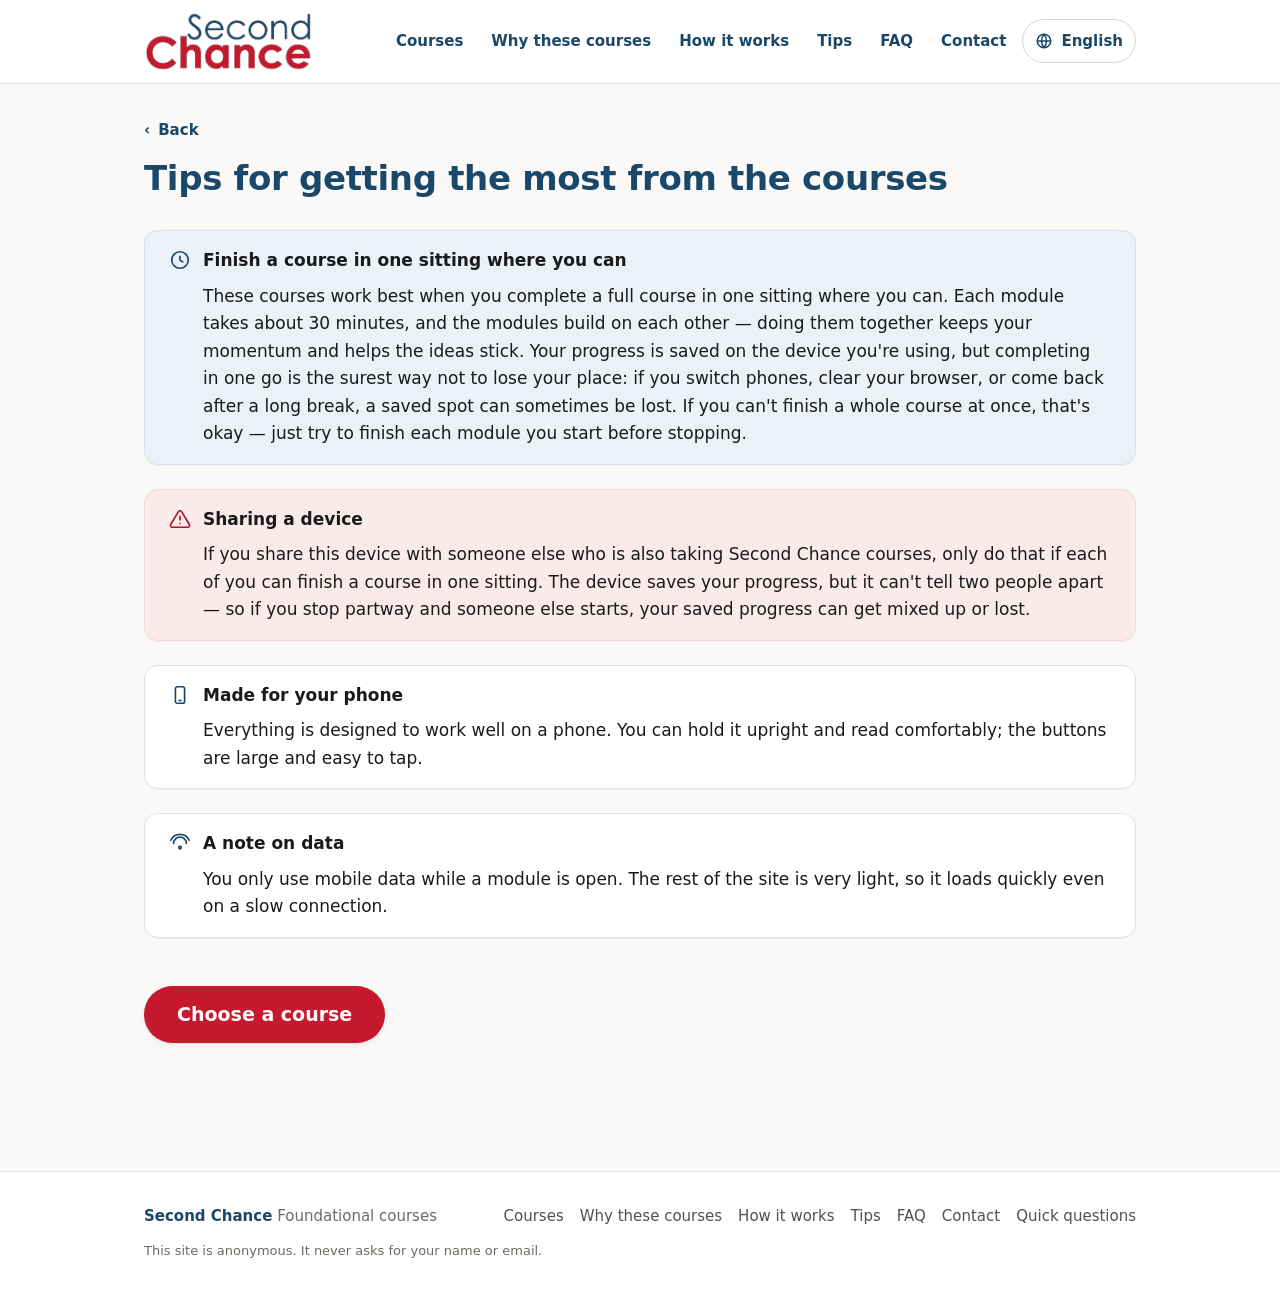
<file: help/tips.html>
<!DOCTYPE html>
<html lang="en" dir="ltr">
<head>
  <meta charset="utf-8">
  <meta name="viewport" content="width=device-width, initial-scale=1">
  <title data-i18n="tips.title">Tips — Second Chance</title>
  <meta name="description" content="Tips for getting the most from the courses.">
  <meta name="color-scheme" content="light">
  <meta name="theme-color" content="#1A486A">
  <link rel="icon" href="../favicon.ico" sizes="any">
  <link rel="icon" type="image/png" sizes="32x32" href="../assets/icons/favicon-32.png">
  <link rel="icon" type="image/png" sizes="16x16" href="../assets/icons/favicon-16.png">
  <link rel="apple-touch-icon" href="../apple-touch-icon.png">
  <link rel="stylesheet" href="../css/styles.css">
</head>
<body>
  <div data-include="header"></div>

  <main id="main" class="page">
    <div class="container">
      <a class="back-link" href="../index.html"><span class="chev" aria-hidden="true">‹</span> <span data-i18n="common.back">Back</span></a>

      <div class="page-head stack-sm">
        <h1 data-i18n="tips.heading">Tips for getting the most from the courses</h1>
      </div>

      <div class="stack">
        <div class="notice notice--tip">
          <span class="notice__icon" aria-hidden="true"><svg viewBox="0 0 24 24" width="22" height="22" fill="none" stroke="currentColor" stroke-width="1.8" stroke-linecap="round" stroke-linejoin="round"><circle cx="12" cy="12" r="9"/><path d="M12 8v4l3 2"/></svg></span>
          <div class="notice__body">
            <strong data-i18n="tips.oneSitting.title">Finish a course in one sitting where you can</strong>
            <p data-i18n="tips.oneSitting.body"></p>
          </div>
        </div>

        <div class="notice notice--warm">
          <span class="notice__icon" aria-hidden="true"><svg viewBox="0 0 24 24" width="22" height="22" fill="none" stroke="currentColor" stroke-width="1.8" stroke-linecap="round" stroke-linejoin="round"><path d="M12 9v4M12 17h.01"/><path d="M10.3 3.9 1.8 18a2 2 0 0 0 1.7 3h17a2 2 0 0 0 1.7-3L13.7 3.9a2 2 0 0 0-3.4 0z"/></svg></span>
          <div class="notice__body">
            <strong data-i18n="tips.shared.title">Sharing a device</strong>
            <p data-i18n="tips.shared.body"></p>
          </div>
        </div>

        <div class="notice">
          <span class="notice__icon" aria-hidden="true"><svg viewBox="0 0 24 24" width="22" height="22" fill="none" stroke="currentColor" stroke-width="1.8" stroke-linecap="round" stroke-linejoin="round"><rect x="7" y="3" width="10" height="18" rx="2"/><path d="M11 18h2"/></svg></span>
          <div class="notice__body">
            <strong data-i18n="tips.phone.title">Made for your phone</strong>
            <p data-i18n="tips.phone.body"></p>
          </div>
        </div>

        <div class="notice">
          <span class="notice__icon" aria-hidden="true"><svg viewBox="0 0 24 24" width="22" height="22" fill="none" stroke="currentColor" stroke-width="1.8" stroke-linecap="round" stroke-linejoin="round"><path d="M5 12.5a7 7 0 0 1 14 0"/><path d="M2 9a11 11 0 0 1 20 0"/><circle cx="12" cy="17" r="1.4"/></svg></span>
          <div class="notice__body">
            <strong data-i18n="tips.data.title">A note on data</strong>
            <p data-i18n="tips.data.body"></p>
          </div>
        </div>
      </div>

      <div class="btn-row" style="margin-block-start:var(--space-7)">
        <a class="btn btn--primary btn--lg" href="../courses.html" data-i18n="courses.heading">Choose a course</a>
      </div>
    </div>
  </main>

  <div data-include="footer"></div>

  <script src="../js/i18n.js"></script>
  <script src="../js/progress.js"></script>
  <script src="../js/components.js"></script>
</body>
</html>
</file>
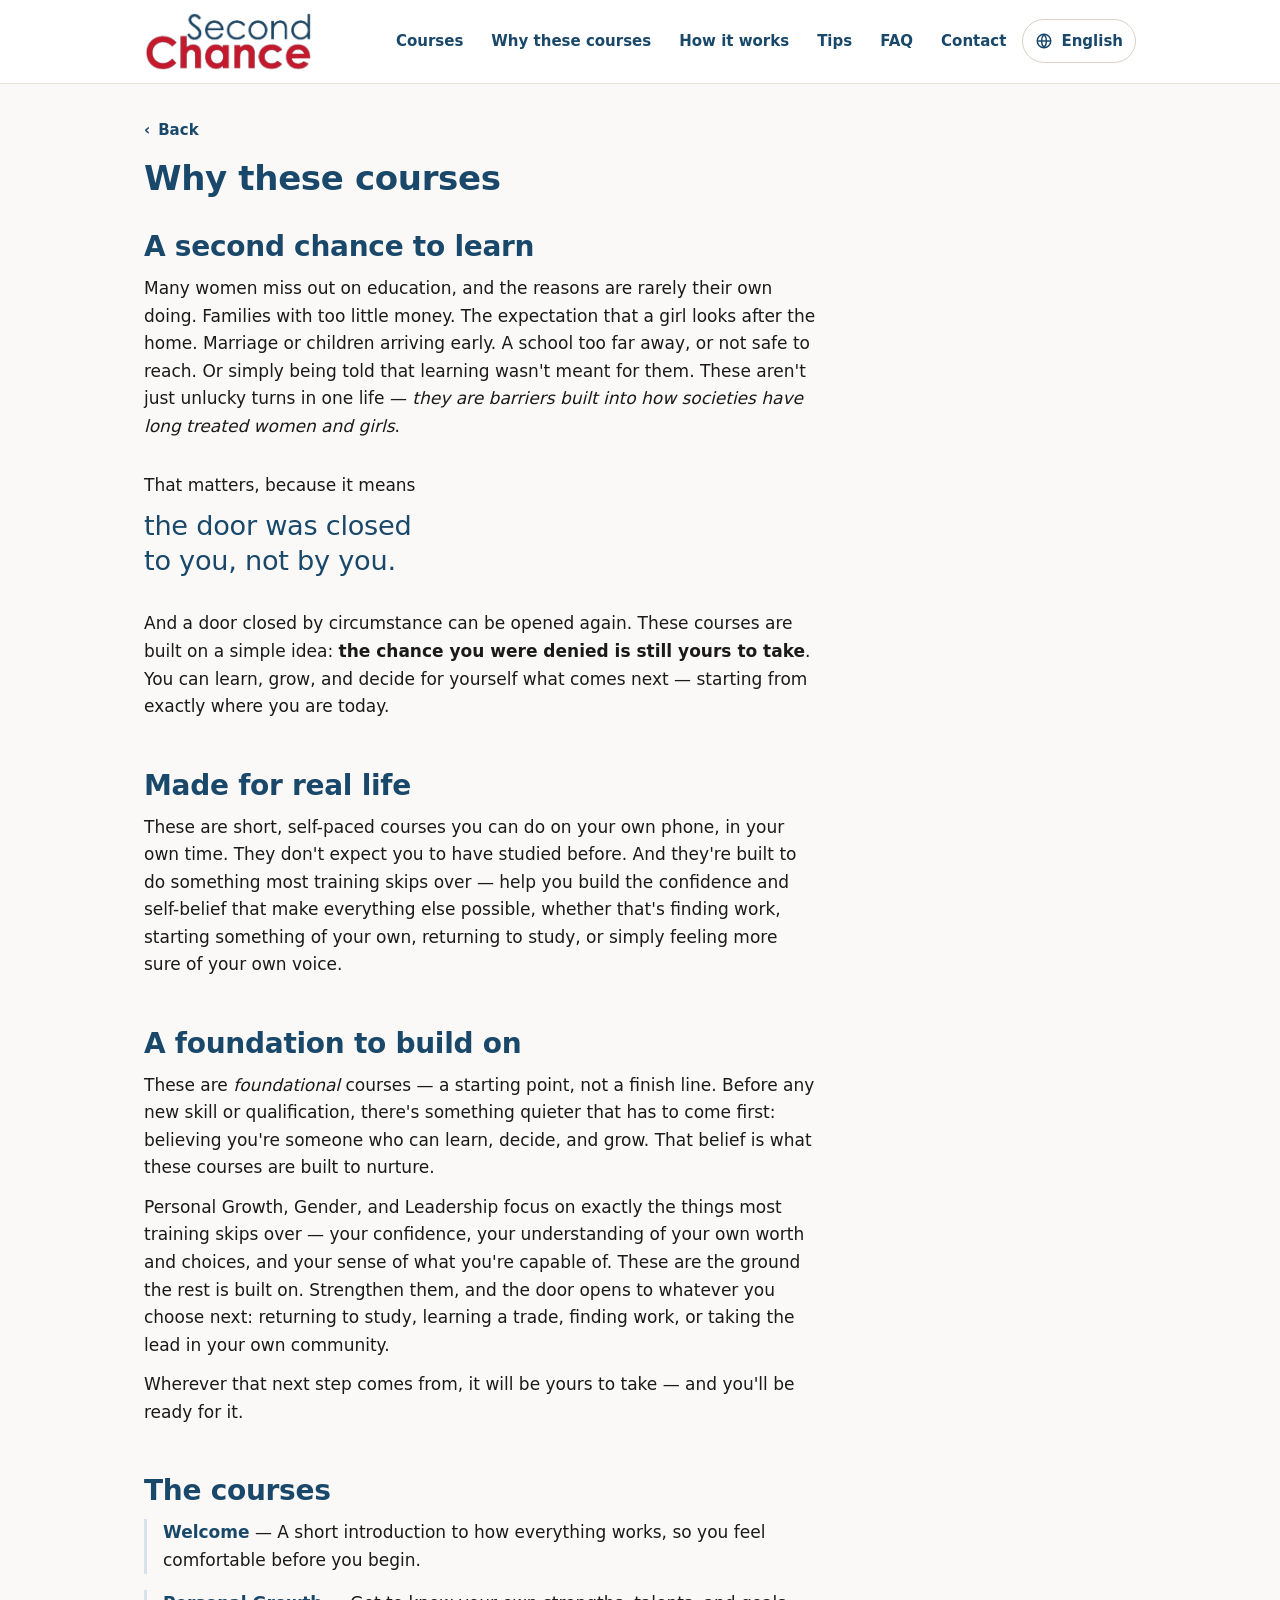
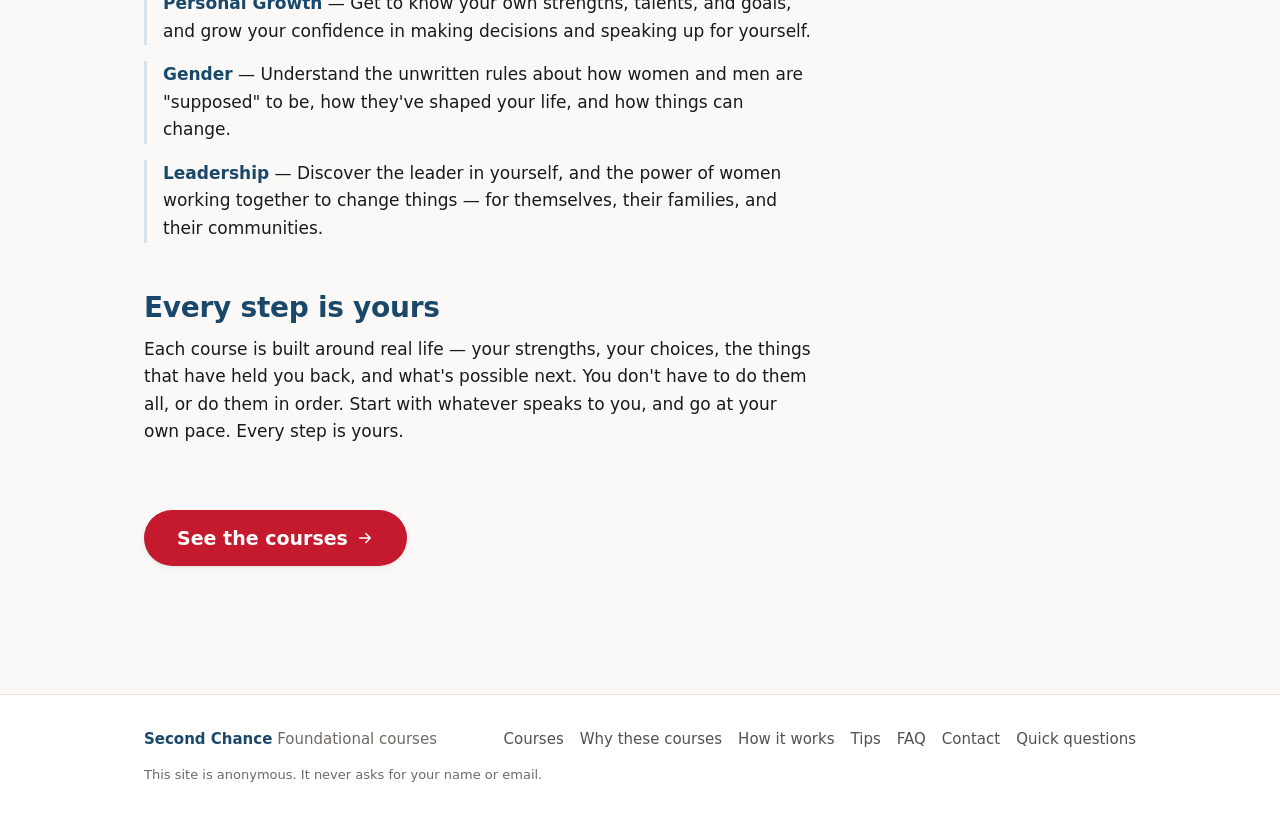
<file: help/why.html>
<!DOCTYPE html>
<html lang="en" dir="ltr">
<head>
  <meta charset="utf-8">
  <meta name="viewport" content="width=device-width, initial-scale=1">
  <title data-i18n="why.title">Why these courses — Second Chance</title>
  <meta name="description" content="What these courses are, and why they're for you.">
  <meta name="color-scheme" content="light">
  <meta name="theme-color" content="#1A486A">
  <link rel="icon" href="../favicon.ico" sizes="any">
  <link rel="icon" type="image/png" sizes="32x32" href="../assets/icons/favicon-32.png">
  <link rel="icon" type="image/png" sizes="16x16" href="../assets/icons/favicon-16.png">
  <link rel="apple-touch-icon" href="../apple-touch-icon.png">
  <link rel="stylesheet" href="../css/styles.css">
  <style>
    /* Page-scoped: a calm, readable reading column for the purpose copy. */
    .why-col { max-width: 42rem; }
    .why-courses { list-style: none; display: grid; gap: var(--space-4); }
    .why-courses li {
      padding-inline-start: var(--space-4);
      border-inline-start: 3px solid var(--color-blue-100);
      line-height: var(--leading-body);
    }
    .why-course__name { color: var(--color-blue); }

    /* --- Lead emphasis. Restrained, meaningful. Brand BLUE only (no red here —
       keep this passage calm). Hierarchy, loudest → quietest:
       .why-pull  >  .why-pivot  >  .why-emph  >  plain.
       The barrier list and everything else stay plain on purpose. --- */

    /* #3 pull-line: the loudest moment — larger, brand blue. The lead-in and the
       pull-line form ONE unit: the lead-in sits tight above the pull-line (so it
       never reads as orphaned) and the generous breathing room is on the group,
       not between the two — avoiding the dead vertical gap. */
    .why-leadpull { margin-block: var(--space-6); max-width: 32rem; }
    .why-leadin { display: block; }            /* lead-in: plain body, its own line */
    .why-pull {
      display: block;
      margin-block-start: var(--space-2);      /* tight to the lead-in */
      color: var(--color-blue);
      font-size: clamp(1.3rem, 1.05rem + 1.4vw, 1.7rem);
      line-height: 1.3;
      letter-spacing: -0.01em;
      text-wrap: balance;
    }

    /* #4 forward pivot: light inline emphasis — lighter than the pull-line. */
    .why-pivot { font-weight: 600; }

    /* #2 structural turn: quiet, texture-level italic (Latin scripts). */
    .why-emph { font-style: italic; }

    /* Arabic has no true italic — never fake a slant. Express the same (quietest)
       tier with a gentle medium weight, kept below .why-pivot so the hierarchy
       holds. (.why-pull and .why-pivot are the durable cross-language emphasis.) */
    :root[lang="ar"] .why-emph { font-style: normal; font-weight: 500; }
  </style>
</head>
<body>
  <div data-include="header"></div>

  <main id="main" class="page">
    <div class="container">
      <a class="back-link" href="../index.html"><span class="chev" aria-hidden="true">‹</span> <span data-i18n="common.back">Back</span></a>

      <div class="page-head">
        <h1 data-i18n="why.title">Why these courses</h1>
      </div>

      <div class="why-col stack-lg">
        <section class="stack-sm">
          <h2 data-i18n="why.lead.heading">A second chance to learn</h2>
          <!-- p1 ends with quiet italic emphasis (.why-emph) on the structural turn -->
          <p data-i18n-html="why.lead.p1"></p>
          <!-- Lead-in flows directly into the set-apart pull-line (one unit, no
               orphan, no dead gap); the "moment" spacing is around the group. -->
          <p class="why-leadpull">
            <span class="why-leadin" data-i18n="why.lead.p2a"></span>
            <span class="why-pull" data-i18n="why.lead.pull"></span>
          </p>
          <!-- p2b carries the lighter inline pivot (.why-pivot) -->
          <p data-i18n-html="why.lead.p2b"></p>
        </section>

        <section class="stack-sm">
          <h2 data-i18n="why.what.heading">Made for real life</h2>
          <p data-i18n="why.what.p"></p>
        </section>

        <section class="stack-sm">
          <h2 data-i18n="why.foundation.heading">A foundation to build on</h2>
          <!-- only italic in this passage is on "foundational" (.why-emph) -->
          <p data-i18n-html="why.foundation.p1"></p>
          <p data-i18n="why.foundation.p2"></p>
          <p data-i18n="why.foundation.p3"></p>
        </section>

        <section class="stack-sm">
          <h2 data-i18n="why.courses.heading">The courses</h2>
          <ul class="why-courses">
            <li><strong class="why-course__name" data-i18n="course.welcome.title">Welcome</strong> — <span data-i18n="why.courses.welcome.desc"></span></li>
            <li><strong class="why-course__name" data-i18n="course.personal-growth.title">Personal Growth</strong> — <span data-i18n="why.courses.personal-growth.desc"></span></li>
            <li><strong class="why-course__name" data-i18n="course.gender.title">Gender</strong> — <span data-i18n="why.courses.gender.desc"></span></li>
            <li><strong class="why-course__name" data-i18n="course.leadership.title">Leadership</strong> — <span data-i18n="why.courses.leadership.desc"></span></li>
          </ul>
        </section>

        <section class="stack-sm">
          <h2 data-i18n="why.close.heading">Every step is yours</h2>
          <p data-i18n="why.close.p"></p>
        </section>
      </div>

      <div class="btn-row" style="margin-block-start:var(--space-8)">
        <a class="btn btn--primary btn--lg" href="../courses.html">
          <span data-i18n="index.cta.courses">See the courses</span>
          <svg class="arrow" viewBox="0 0 24 24" width="18" height="18" fill="none" stroke="currentColor" stroke-width="2" stroke-linecap="round" stroke-linejoin="round" aria-hidden="true"><path d="M5 12h14M13 6l6 6-6 6"/></svg>
        </a>
      </div>
    </div>
  </main>

  <div data-include="footer"></div>

  <script src="../js/i18n.js"></script>
  <script src="../js/progress.js"></script>
  <script src="../js/components.js"></script>
</body>
</html>
</file>
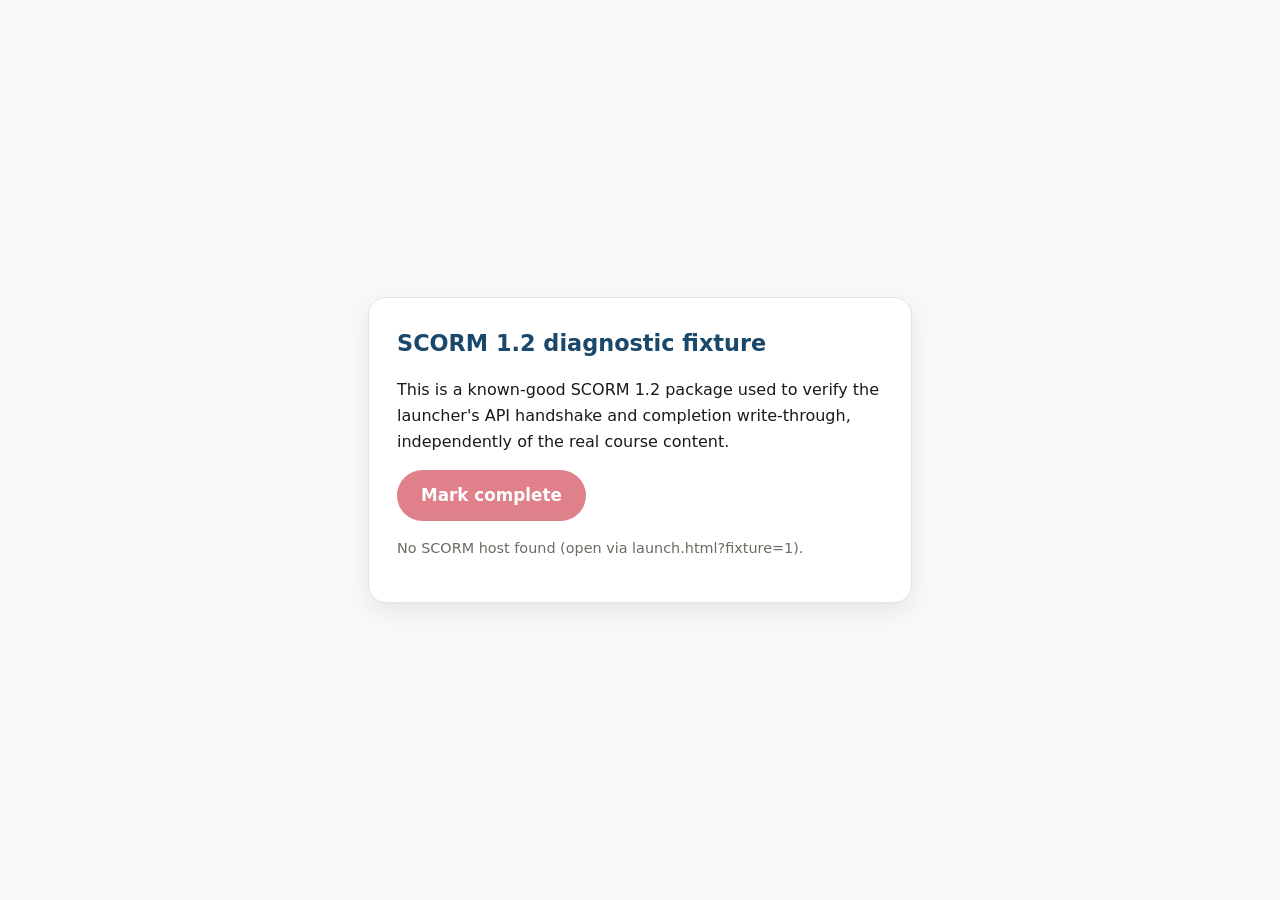
<file: _fixtures/scorm12-sample/start.html>
<!DOCTYPE html>
<html lang="en">
<head>
  <meta charset="utf-8">
  <meta name="viewport" content="width=device-width, initial-scale=1">
  <title>SCORM 1.2 diagnostic fixture</title>
  <!-- Self-contained SCORM 1.2 SCO. Discovers the host API by walking parent
       frames and reports completion through the real data model. Used only to
       verify the wrapper (launch.html?fixture=1). -->
  <style>
    * { box-sizing: border-box; }
    body { margin:0; font-family: system-ui,-apple-system,"Segoe UI",Roboto,Arial,sans-serif;
           background:#FAF9F7; color:#1A1A1A; line-height:1.6;
           display:flex; min-height:100vh; align-items:center; justify-content:center; padding:24px; }
    .sco { max-width:34rem; width:100%; background:#fff; border:1px solid #E7E2DA;
           border-radius:18px; padding:28px; box-shadow:0 8px 24px rgba(26,72,106,.10); }
    h1 { color:#1A486A; margin:0 0 8px; font-size:1.4rem; }
    button { font:inherit; font-weight:600; cursor:pointer; min-height:48px; padding:12px 24px;
             border:none; border-radius:999px; background:#C51A2D; color:#fff; font-size:1.05rem; }
    button:hover { background:#AE1626; } button[disabled]{ opacity:.55; cursor:default; }
    .status { margin-top:16px; font-size:.9rem; color:#6E6A63; }
    .done { color:#1A486A; font-weight:700; }
  </style>
</head>
<body>
  <main class="sco">
    <h1>SCORM 1.2 diagnostic fixture</h1>
    <p>This is a known-good SCORM 1.2 package used to verify the launcher's API handshake and completion write-through, independently of the real course content.</p>
    <button id="finishBtn" type="button">Mark complete</button>
    <p class="status" id="status">Connecting…</p>
  </main>

  <script>
  (function () {
    "use strict";
    function findAPI(win) {
      var tries = 0;
      while (win && win.API == null && win.parent != null && win.parent !== win && tries < 12) { tries++; win = win.parent; }
      return win ? win.API : null;
    }
    function getAPI() { var a = findAPI(window); if (!a && window.opener) a = findAPI(window.opener); return a; }

    var statusEl = document.getElementById("status");
    var btn = document.getElementById("finishBtn");
    var API = getAPI();
    var initialised = false;

    function setStatus(m, done) { statusEl.textContent = m; statusEl.className = "status" + (done ? " done" : ""); }

    if (!API) { setStatus("No SCORM host found (open via launch.html?fixture=1)."); btn.disabled = true; }
    else {
      var ok = API.LMSInitialize("");
      initialised = (ok === "true" || ok === true);
      if (initialised) {
        if (API.LMSGetValue("cmi.core.lesson_status") === "not attempted") API.LMSSetValue("cmi.core.lesson_status", "incomplete");
        API.LMSCommit("");
        setStatus("Connected to SCORM host. Tap Mark complete.");
      } else { setStatus("Could not start the SCORM session."); btn.disabled = true; }
    }

    function finish() {
      if (!API || !initialised) return;
      btn.disabled = true;
      API.LMSSetValue("cmi.core.lesson_status", "completed");
      API.LMSSetValue("cmi.core.session_time", "00:05:00");
      API.LMSCommit("");
      API.LMSFinish("");
      setStatus("Completion sent to host — fixture OK.", true);
    }
    btn.addEventListener("click", finish);
    try { if (new URLSearchParams(location.search).get("auto") === "1") setTimeout(finish, 600); } catch (e) {}
  })();
  </script>
</body>
</html>
</file>
<file: css/styles.css>
/* ==========================================================================
   Second Chance — Foundational Courses
   Single stylesheet. Light theme. RTL-safe (logical properties throughout).
   Vanilla CSS only. No frameworks.

   Contents:
     1. Design tokens (:root custom properties)
     2. Fonts (system-first; self-host hook for Noto Sans)
     3. Reset & base
     4. Typography & rhythm
     5. Layout primitives (container, stack, page)
     6. Header / nav / language selector
     7. Footer
     8. Buttons & links
     9. Cards / tiles
    10. Progress states & badges
    11. Forms (intake)
    12. Notices / callouts / privacy line
    13. Certificate
    14. Coming-soon state
    15. Utilities
    16. Reduced-motion & print
   ========================================================================== */

/* 1. ---------------------------------------------------------------- tokens */
:root {
  /* Brand colours (exact values) */
  --color-red: #C51A2D;
  --color-blue: #1A486A;

  /* Derived red tints/shades */
  --color-red-600: #AE1626;   /* hover / darker — also AA-safe on white for text */
  --color-red-700: #95121F;
  --color-red-50:  #FBEAEC;   /* soft tint background */
  --color-red-100: #F6D6DA;

  /* Derived blue tints/shades */
  --color-blue-700: #143A56;
  --color-blue-800: #0F2C42;
  --color-blue-50:  #EBF1F6;  /* soft tint background */
  --color-blue-100: #D7E3EC;

  /* Neutrals / surfaces (warm off-white family) */
  --color-bg:        #FAF9F7;
  --color-surface:   #FFFFFF;
  --color-surface-2: #F4F1EC;  /* subtle raised/recessed warm panel */
  --color-text:      #1A1A1A;
  --color-text-soft: #54514C;  /* AA on bg for body-size text */
  --color-text-mute: #6E6A63;  /* large/secondary text only */
  --color-border:    #E7E2DA;  /* warm hairline */
  --color-border-2:  #D8D2C8;

  /* Focus ring */
  --color-focus: #1A486A;

  /* Spacing scale (8px base; a deliberate, consistent rhythm) */
  --space-1: 0.25rem;   /*  4 */
  --space-2: 0.5rem;    /*  8 */
  --space-3: 0.75rem;   /* 12 */
  --space-4: 1rem;      /* 16 */
  --space-5: 1.5rem;    /* 24 */
  --space-6: 2rem;      /* 32 */
  --space-7: 3rem;      /* 48 */
  --space-8: 4rem;      /* 64 */
  --space-9: 6rem;      /* 96 */

  /* Type scale (modular, ~1.2) */
  --text-xs:   0.8125rem;
  --text-sm:   0.9375rem;
  --text-base: 1.0625rem;  /* ~17px — comfortable on phones */
  --text-lg:   1.1875rem;
  --text-xl:   1.4375rem;
  --text-2xl:  1.75rem;
  --text-3xl:  2.125rem;

  --leading-tight: 1.18;
  --leading-snug:  1.35;
  --leading-body:  1.62;

  /* Measure (line length) for comfortable reading */
  --measure: 38rem;

  /* Radii — friendly, rounded forms */
  --radius-sm: 0.5rem;
  --radius-md: 0.875rem;
  --radius-lg: 1.25rem;
  --radius-xl: 1.75rem;
  --radius-full: 999px;

  /* Soft, layered shadows (blue-tinted so they read as depth, not grime) */
  --shadow-xs: 0 1px 2px rgba(26, 72, 106, 0.06);
  --shadow-sm: 0 1px 2px rgba(26, 72, 106, 0.06),
               0 2px 6px rgba(26, 72, 106, 0.07);
  --shadow-md: 0 2px 4px rgba(26, 72, 106, 0.06),
               0 8px 20px rgba(26, 72, 106, 0.10);
  --shadow-lg: 0 6px 14px rgba(26, 72, 106, 0.10),
               0 18px 40px rgba(26, 72, 106, 0.14);

  /* Motion — light, smooth, never flashy */
  --ease: cubic-bezier(0.4, 0.0, 0.2, 1);
  --dur-1: 120ms;
  --dur-2: 200ms;
  --dur-3: 320ms;

  /* Font stacks. Noto Sans named first so it's used where available
     (locally installed or self-hosted below); robust system fallback
     means first paint is instant on mobile data — no blocking request. */
  --font-base: "Noto Sans", system-ui, -apple-system, "Segoe UI", Roboto,
               "Helvetica Neue", Arial, "Noto Sans", sans-serif;
  --font-rtl:  "Noto Sans Arabic", "Noto Sans", system-ui, -apple-system,
               "Segoe UI", Tahoma, Arial, sans-serif;
}

/* 2. ----------------------------------------------------------------- fonts */
/* DECISION (confirmed): English launch ships on the system-font-first stack
   below — ZERO external font requests, instant paint, privacy-safe (§10/§12).
   We do NOT self-host Noto for English (the system stack is fine for Latin).

   Self-host hook, to enable ONLY when Hindi/Arabic content lands — those
   scripts genuinely need Noto's coverage. Drop SUBSETTED woff2 files served
   from OUR origin (no third-party call) into assets/fonts/ and uncomment the
   matching @font-face, keyed off the lang/dir already on <html>. */
/*
@font-face {
  font-family: "Noto Sans Devanagari";
  font-style: normal; font-weight: 400 700; font-display: swap;
  src: url("../assets/fonts/NotoSansDevanagari-subset.woff2") format("woff2");
}
@font-face {
  font-family: "Noto Sans Arabic";
  font-style: normal; font-weight: 400 700; font-display: swap;
  src: url("../assets/fonts/NotoSansArabic-subset.woff2") format("woff2");
}
*/

/* 3. ----------------------------------------------------------------- reset */
*, *::before, *::after { box-sizing: border-box; }

html {
  -webkit-text-size-adjust: 100%;
  text-size-adjust: 100%;
  scroll-behavior: smooth;
}

body {
  margin: 0;
  min-height: 100dvh;
  display: flex;
  flex-direction: column;
  background: var(--color-bg);
  color: var(--color-text);
  font-family: var(--font-base);
  font-size: var(--text-base);
  line-height: var(--leading-body);
  -webkit-font-smoothing: antialiased;
  text-rendering: optimizeLegibility;
}

/* Per-language / RTL font swap, driven by attributes already on <html>. */
:root[lang="ar"] body { font-family: var(--font-rtl); }

img { max-width: 100%; height: auto; display: block; }

button { font: inherit; color: inherit; }

ul, ol { margin: 0; padding: 0; }

:where(a) { color: var(--color-blue); }

/* Visible, consistent focus for keyboard users */
:focus-visible {
  outline: 3px solid var(--color-focus);
  outline-offset: 2px;
  border-radius: var(--radius-sm);
}

/* 4. ------------------------------------------------------------ typography */
h1, h2, h3, h4 {
  margin: 0;
  line-height: var(--leading-tight);
  color: var(--color-blue);
  font-weight: 700;
  letter-spacing: -0.01em;
  text-wrap: balance;
}
h1 { font-size: var(--text-3xl); }
h2 { font-size: var(--text-2xl); }
h3 { font-size: var(--text-xl); }
h4 { font-size: var(--text-lg); }

p { margin: 0; }

.lead {
  font-size: var(--text-lg);
  line-height: var(--leading-snug);
  color: var(--color-text-soft);
  max-width: var(--measure);
}

.eyebrow {
  font-size: var(--text-sm);
  font-weight: 600;
  letter-spacing: 0.06em;
  text-transform: uppercase;
  color: var(--color-red-600);
  margin-block-end: var(--space-2);
}

.prose { max-width: var(--measure); }
.prose > * + * { margin-block-start: var(--space-4); }
.prose h2 { margin-block-start: var(--space-7); }
.prose h3 { margin-block-start: var(--space-6); }
.prose ul, .prose ol { padding-inline-start: var(--space-5); }
.prose li + li { margin-block-start: var(--space-2); }
.prose a { color: var(--color-blue); text-underline-offset: 3px; }

/* 5. -------------------------------------------------------------- layout */
.container {
  width: 100%;
  max-width: 64rem;
  margin-inline: auto;
  padding-inline: var(--space-4);
}

.page {
  flex: 1 0 auto;
  padding-block: var(--space-6) var(--space-8);
}

/* Vertical-rhythm stack: a consistent space between flow children. */
.stack > * + * { margin-block-start: var(--space-5); }
.stack-sm > * + * { margin-block-start: var(--space-3); }
.stack-lg > * + * { margin-block-start: var(--space-7); }

.page-head { margin-block-end: var(--space-6); }
.page-head .lead { margin-block-start: var(--space-3); }

/* Subtle back link */
.back-link {
  display: inline-flex;
  align-items: center;
  gap: var(--space-2);
  font-size: var(--text-sm);
  font-weight: 600;
  color: var(--color-blue);
  text-decoration: none;
  margin-block-end: var(--space-4);
}
.back-link:hover { color: var(--color-blue-700); text-decoration: underline; }
.back-link .chev { transition: transform var(--dur-2) var(--ease); }
.back-link:hover .chev { transform: translateX(-2px); }
:root[dir="rtl"] .back-link .chev { transform: scaleX(-1); }
:root[dir="rtl"] .back-link:hover .chev { transform: scaleX(-1) translateX(-2px); }

/* 6. -------------------------------------------------------------- header */
.site-header {
  background: var(--color-surface);
  border-block-end: 1px solid var(--color-border);
  position: sticky;
  top: 0;
  z-index: 50;
  backdrop-filter: saturate(1.1);
}
.site-header__inner {
  display: flex;
  align-items: center;
  justify-content: space-between;
  gap: var(--space-4);
  padding-block: var(--space-3);
}
.brand {
  display: inline-flex;
  align-items: center;
  text-decoration: none;
  flex-shrink: 0;
}
.brand img {
  width: 168px;
  max-width: 46vw;
  height: auto;
}

/* Header nav / language access */
.header-nav {
  display: flex;
  align-items: center;
  gap: var(--space-1);
}
.header-nav a {
  display: inline-flex;
  align-items: center;
  min-height: 44px;
  padding-inline: var(--space-3);
  border-radius: var(--radius-md);
  color: var(--color-blue);
  font-size: var(--text-sm);
  font-weight: 600;
  text-decoration: none;
  transition: background var(--dur-2) var(--ease), color var(--dur-2) var(--ease);
}
.header-nav a:hover { background: var(--color-blue-50); }

/* Lang button in header (shows current language, opens selector) */
.lang-chip {
  display: inline-flex;
  align-items: center;
  gap: var(--space-2);
  min-height: 44px;
  padding-inline: var(--space-3);
  border: 1px solid var(--color-border-2);
  border-radius: var(--radius-full);
  background: var(--color-surface);
  color: var(--color-blue);
  font-size: var(--text-sm);
  font-weight: 600;
  cursor: pointer;
  transition: border-color var(--dur-2) var(--ease), background var(--dur-2) var(--ease);
}
.lang-chip:hover { border-color: var(--color-blue); background: var(--color-blue-50); }
.lang-chip .globe { flex-shrink: 0; }

/* Conventional responsive split (both layouts render from the SAME source list
   in components.js, so they can't drift):
   - mobile (< 820px): hamburger toggle visible, inline links hidden;
   - desktop (>= 820px): full inline CORE links visible, hamburger hidden.
   The complete core set is present in both — neither is a subset. */
.menu-toggle {
  display: inline-flex;
  align-items: center;
  justify-content: center;
  width: 44px; height: 44px;
  border: 1px solid var(--color-border-2);
  border-radius: var(--radius-md);
  background: var(--color-surface);
  color: var(--color-blue);
  cursor: pointer;
}
.header-nav .nav-link { display: none; }       /* hidden on mobile (use drawer) */

@media (min-width: 820px) {
  .header-nav .nav-link { display: inline-flex; }   /* full core set inline */
  .menu-toggle { display: none; }                   /* hamburger is mobile-only */
}

/* Collapsible menu drawer (phones) */
.menu-drawer {
  display: none;
  border-block-start: 1px solid var(--color-border);
  background: var(--color-surface);
}
.menu-drawer.open { display: block; }
.menu-drawer ul {
  list-style: none;
  padding-block: var(--space-2);
}
.menu-drawer a {
  display: block;
  min-height: 44px;
  line-height: 44px;
  padding-inline: var(--space-4);
  color: var(--color-blue);
  text-decoration: none;
  font-weight: 600;
}
.menu-drawer a:hover { background: var(--color-blue-50); }

/* Draft-translation banner (shown only for draft languages; quiet but visible). */
.draft-banner {
  display: flex;
  align-items: center;
  justify-content: center;
  gap: var(--space-2);
  padding-block: var(--space-2);
  padding-inline: var(--space-4);
  background: var(--color-blue-50);
  color: var(--color-blue-700);
  border-block-end: 1px solid var(--color-blue-100);
  font-size: var(--text-sm);
  font-weight: 600;
  text-align: center;
}
.draft-banner__dot {
  width: 7px; height: 7px;
  border-radius: 50%;
  background: var(--color-blue);
  flex-shrink: 0;
}

/* 7. -------------------------------------------------------------- footer */
.site-footer {
  flex-shrink: 0;
  background: var(--color-surface);
  border-block-start: 1px solid var(--color-border);
  padding-block: var(--space-6);
  margin-block-start: var(--space-8);
}
.site-footer__inner {
  display: flex;
  flex-wrap: wrap;
  align-items: center;
  justify-content: space-between;
  gap: var(--space-4);
  font-size: var(--text-sm);
  color: var(--color-text-mute);
}
.site-footer nav {
  display: flex;
  flex-wrap: wrap;
  gap: var(--space-2) var(--space-4);
}
.site-footer a {
  color: var(--color-text-soft);
  text-decoration: none;
}
.site-footer a:hover { color: var(--color-blue); text-decoration: underline; }
.site-footer .wordmark { font-weight: 700; color: var(--color-blue); }

/* 8. ------------------------------------------------------------- buttons */
.btn {
  --_bg: var(--color-blue);
  --_fg: #fff;
  display: inline-flex;
  align-items: center;
  justify-content: center;
  gap: var(--space-2);
  min-height: 48px;
  min-width: 44px;
  padding-inline: var(--space-5);
  padding-block: var(--space-3);
  border: 1px solid transparent;
  border-radius: var(--radius-full);
  background: var(--_bg);
  color: var(--_fg);
  font-size: var(--text-base);
  font-weight: 600;
  text-decoration: none;
  cursor: pointer;
  transition: transform var(--dur-1) var(--ease),
              box-shadow var(--dur-2) var(--ease),
              background var(--dur-2) var(--ease);
  box-shadow: var(--shadow-sm);
}
.btn:hover { box-shadow: var(--shadow-md); transform: translateY(-1px); }
.btn:active { transform: translateY(0); box-shadow: var(--shadow-xs); }

.btn--primary { --_bg: var(--color-red); }
.btn--primary:hover { --_bg: var(--color-red-600); }

.btn--blue { --_bg: var(--color-blue); }
.btn--blue:hover { --_bg: var(--color-blue-700); }

.btn--secondary {
  --_bg: var(--color-surface);
  --_fg: var(--color-blue);
  border-color: var(--color-border-2);
  box-shadow: var(--shadow-xs);
}
.btn--secondary:hover {
  --_bg: var(--color-blue-50);
  border-color: var(--color-blue);
}

.btn--ghost {
  --_bg: transparent;
  --_fg: var(--color-blue);
  box-shadow: none;
}
.btn--ghost:hover { --_bg: var(--color-blue-50); box-shadow: none; }

.btn--lg { min-height: 54px; font-size: var(--text-lg); padding-inline: var(--space-6); }
.btn--block { display: flex; width: 100%; }

.btn[disabled], .btn[aria-disabled="true"] {
  opacity: 0.5;
  cursor: not-allowed;
  pointer-events: none;
}

.btn .arrow { transition: transform var(--dur-2) var(--ease); }
.btn:hover .arrow { transform: translateX(3px); }
:root[dir="rtl"] .btn .arrow { transform: scaleX(-1); }
:root[dir="rtl"] .btn:hover .arrow { transform: scaleX(-1) translateX(3px); }

.btn-row {
  display: flex;
  flex-wrap: wrap;
  gap: var(--space-3);
}

/* Quiet inline link list (e.g. help links on landing) */
.quiet-links {
  display: flex;
  flex-wrap: wrap;
  gap: var(--space-2) var(--space-5);
  list-style: none;
}
.quiet-links a {
  display: inline-flex;
  align-items: center;
  min-height: 44px;
  color: var(--color-text-soft);
  text-decoration: none;
  font-size: var(--text-sm);
  font-weight: 600;
}
.quiet-links a:hover { color: var(--color-blue); text-decoration: underline; }

/* 9. --------------------------------------------------------------- cards */
.card {
  background: var(--color-surface);
  border: 1px solid var(--color-border);
  border-radius: var(--radius-lg);
  padding: var(--space-5);
  box-shadow: var(--shadow-sm);
}

/* Course tile grid */
.tile-grid {
  display: grid;
  grid-template-columns: 1fr;
  gap: var(--space-4);
}
@media (min-width: 620px) {
  .tile-grid { grid-template-columns: 1fr 1fr; gap: var(--space-5); }
}

/* A course tile — tactile, inviting, whole card tappable */
.tile {
  position: relative;
  display: flex;
  flex-direction: column;
  gap: var(--space-3);
  background: var(--color-surface);
  border: 1px solid var(--color-border);
  border-radius: var(--radius-lg);
  padding: var(--space-5);
  text-decoration: none;
  color: inherit;
  box-shadow: var(--shadow-sm);
  transition: transform var(--dur-2) var(--ease),
              box-shadow var(--dur-2) var(--ease),
              border-color var(--dur-2) var(--ease);
  overflow: hidden;
}
/* a slim brand accent rail on the inline-start edge */
.tile::before {
  content: "";
  position: absolute;
  inset-block: 0;
  inset-inline-start: 0;
  width: 4px;
  background: linear-gradient(var(--color-blue), var(--color-red));
  opacity: 0;
  transition: opacity var(--dur-2) var(--ease);
}
.tile:hover {
  transform: translateY(-3px);
  box-shadow: var(--shadow-lg);
  border-color: var(--color-border-2);
}
.tile:hover::before { opacity: 1; }
.tile:focus-visible { outline-offset: 3px; }

.tile__icon {
  width: 48px; height: 48px;
  display: grid; place-items: center;
  border-radius: var(--radius-md);
  background: var(--color-blue-50);
  color: var(--color-blue);
  flex-shrink: 0;
}
.tile__title { font-size: var(--text-xl); color: var(--color-blue); }
.tile__meta {
  font-size: var(--text-sm);
  color: var(--color-text-mute);
}
.tile__foot {
  margin-block-start: auto;
  padding-block-start: var(--space-3);
  display: flex;
  align-items: center;
  justify-content: space-between;
  gap: var(--space-3);
}

/* Lesson list (course view) */
.lesson-list { list-style: none; display: grid; gap: var(--space-3); }
.lesson {
  display: flex;
  align-items: center;
  gap: var(--space-4);
  background: var(--color-surface);
  border: 1px solid var(--color-border);
  border-radius: var(--radius-md);
  padding: var(--space-4);
  box-shadow: var(--shadow-xs);
  transition: border-color var(--dur-2) var(--ease), box-shadow var(--dur-2) var(--ease);
}
.lesson:hover { box-shadow: var(--shadow-sm); border-color: var(--color-border-2); }
.lesson__num {
  flex-shrink: 0;
  width: 38px; height: 38px;
  display: grid; place-items: center;
  border-radius: var(--radius-full);
  background: var(--color-surface-2);
  color: var(--color-blue);
  font-weight: 700;
  font-size: var(--text-sm);
}
.lesson__body { flex: 1; min-width: 0; }
.lesson__title { font-weight: 600; }
.lesson__status-line { font-size: var(--text-sm); margin-block-start: 2px; }
.lesson__action { flex-shrink: 0; }

/* completed lesson number → filled brand check */
.lesson.is-completed .lesson__num {
  background: var(--color-blue);
  color: #fff;
}

/* 10. ----------------------------------------------------- progress / badges */
.badge {
  display: inline-flex;
  align-items: center;
  gap: var(--space-2);
  padding-inline: var(--space-3);
  padding-block: 4px;
  border-radius: var(--radius-full);
  font-size: var(--text-xs);
  font-weight: 700;
  letter-spacing: 0.01em;
  border: 1px solid transparent;
  white-space: nowrap;
}
.badge .dot { width: 8px; height: 8px; border-radius: 50%; background: currentColor; }
.badge--not-started {
  background: var(--color-surface-2);
  color: var(--color-text-mute);
  border-color: var(--color-border);
}
.badge--in-progress {
  background: var(--color-red-50);
  color: var(--color-red-700);
  border-color: var(--color-red-100);
}
.badge--completed {
  background: var(--color-blue-50);
  color: var(--color-blue-700);
  border-color: var(--color-blue-100);
}

/* Progress meter (course-level "x of n done") */
.progress-meter { display: grid; gap: var(--space-2); }
.progress-meter__label {
  display: flex;
  justify-content: space-between;
  font-size: var(--text-sm);
  font-weight: 600;
  color: var(--color-text-soft);
}
.progress-track {
  height: 8px;
  border-radius: var(--radius-full);
  background: var(--color-surface-2);
  overflow: hidden;
}
.progress-fill {
  height: 100%;
  border-radius: var(--radius-full);
  background: linear-gradient(90deg, var(--color-blue), var(--color-blue-700));
  width: 0%;
  transition: width var(--dur-3) var(--ease);
}
.progress-fill.is-complete {
  background: linear-gradient(90deg, var(--color-blue), var(--color-red));
}
:root[dir="rtl"] .progress-fill { background: linear-gradient(270deg, var(--color-blue), var(--color-blue-700)); }

/* 11. ---------------------------------------------------------------- forms */
.field { display: grid; gap: var(--space-3); }
.field + .field { margin-block-start: var(--space-7); }
.field__label { font-size: var(--text-lg); font-weight: 700; color: var(--color-blue); }
.field__hint { font-size: var(--text-sm); color: var(--color-text-mute); margin-block-start: -4px; }
.field__optional {
  font-size: var(--text-xs);
  font-weight: 600;
  color: var(--color-text-mute);
  margin-inline-start: var(--space-2);
}

/* Single/multi-select option buttons */
.options { display: flex; flex-wrap: wrap; gap: var(--space-3); }
.option {
  display: inline-flex;
  align-items: center;
  gap: var(--space-2);
  min-height: 48px;
  padding-inline: var(--space-4);
  padding-block: var(--space-2);
  border: 1.5px solid var(--color-border-2);
  border-radius: var(--radius-full);
  background: var(--color-surface);
  color: var(--color-text);
  font-size: var(--text-base);
  font-weight: 600;
  cursor: pointer;
  text-align: start;
  transition: border-color var(--dur-2) var(--ease),
              background var(--dur-2) var(--ease),
              color var(--dur-2) var(--ease),
              transform var(--dur-1) var(--ease);
}
.option:hover { border-color: var(--color-blue); background: var(--color-blue-50); }
.option:active { transform: scale(0.98); }
.option[aria-pressed="true"] {
  border-color: var(--color-blue);
  background: var(--color-blue);
  color: #fff;
}
.option[aria-pressed="true"] .check { display: inline-flex; }
.option .check { display: none; }

/* Searchable country picker */
.combo { position: relative; max-width: 30rem; }
.combo__input {
  width: 100%;
  min-height: 48px;
  padding-inline: var(--space-4);
  padding-block: var(--space-3);
  border: 1.5px solid var(--color-border-2);
  border-radius: var(--radius-md);
  background: var(--color-surface);
  color: var(--color-text);
  font: inherit;
}
.combo__input:focus { outline: none; border-color: var(--color-blue); box-shadow: 0 0 0 3px var(--color-blue-50); }
.combo__list {
  position: absolute;
  z-index: 30;
  inset-inline: 0;
  margin-block-start: var(--space-2);
  max-height: 16rem;
  overflow-y: auto;
  background: var(--color-surface);
  border: 1px solid var(--color-border-2);
  border-radius: var(--radius-md);
  box-shadow: var(--shadow-lg);
  list-style: none;
}
.combo__list[hidden] { display: none; }
.combo__opt {
  padding-inline: var(--space-4);
  padding-block: var(--space-3);
  min-height: 44px;
  display: flex;
  align-items: center;
  gap: var(--space-2);
  cursor: pointer;
}
.combo__opt:hover, .combo__opt.active {
  background: var(--color-blue-50);
}
.combo__opt[aria-selected="true"] { font-weight: 700; color: var(--color-blue); }
.combo__group-label {
  padding-inline: var(--space-4);
  padding-block: var(--space-2);
  font-size: var(--text-xs);
  font-weight: 700;
  letter-spacing: 0.05em;
  text-transform: uppercase;
  color: var(--color-text-mute);
  background: var(--color-surface-2);
  position: sticky;
  top: 0;
}
.combo__pinned { color: var(--color-red-600); }

.text-input {
  width: 100%;
  max-width: 30rem;
  min-height: 48px;
  padding-inline: var(--space-4);
  padding-block: var(--space-3);
  border: 1.5px solid var(--color-border-2);
  border-radius: var(--radius-md);
  background: var(--color-surface);
  font: inherit;
}
.text-input:focus { outline: none; border-color: var(--color-blue); box-shadow: 0 0 0 3px var(--color-blue-50); }

.form-actions {
  display: flex;
  flex-wrap: wrap;
  align-items: center;
  gap: var(--space-3);
  margin-block-start: var(--space-7);
  padding-block-start: var(--space-5);
  border-block-start: 1px solid var(--color-border);
}

/* 12. ----------------------------------------------------- notices / callouts */
.notice {
  display: flex;
  gap: var(--space-3);
  padding: var(--space-4) var(--space-5);
  border-radius: var(--radius-md);
  border: 1px solid var(--color-border);
  background: var(--color-surface);
  box-shadow: var(--shadow-xs);
}
.notice__icon { flex-shrink: 0; color: var(--color-blue); margin-block-start: 2px; }
.notice__body { font-size: var(--text-base); }
.notice__body > * + * { margin-block-start: var(--space-2); }
.notice--tip {
  background: var(--color-blue-50);
  border-color: var(--color-blue-100);
}
.notice--tip .notice__icon { color: var(--color-blue); }
.notice--warm {
  background: var(--color-red-50);
  border-color: var(--color-red-100);
}
.notice--warm .notice__icon { color: var(--color-red-600); }

/* The plain-language privacy line */
.privacy-line {
  display: flex;
  gap: var(--space-3);
  align-items: flex-start;
  font-size: var(--text-sm);
  color: var(--color-text-soft);
  background: var(--color-surface-2);
  border-radius: var(--radius-md);
  padding: var(--space-4);
}
.privacy-line svg { flex-shrink: 0; color: var(--color-blue); margin-block-start: 1px; }

/* 13. ---------------------------------------------------------- certificate */
.cert {
  position: relative;
  background:
    radial-gradient(120% 100% at 0% 0%, var(--color-blue-50), transparent 55%),
    radial-gradient(120% 100% at 100% 100%, var(--color-red-50), transparent 55%),
    var(--color-surface);
  border: 1px solid var(--color-border-2);
  border-radius: var(--radius-lg);
  box-shadow: var(--shadow-md);
  padding: clamp(var(--space-5), 6vw, var(--space-8));
  text-align: center;
  overflow: hidden;
}
/* refined double-rule frame */
.cert::before {
  content: "";
  position: absolute;
  inset: var(--space-3);
  border: 1.5px solid var(--color-blue-100);
  border-radius: var(--radius-md);
  pointer-events: none;
}
.cert__seal {
  width: 64px; height: 64px;
  margin-inline: auto;
  display: grid; place-items: center;
  border-radius: 50%;
  background: var(--color-blue);
  color: #fff;
  box-shadow: var(--shadow-md);
}
.cert__eyebrow {
  margin-block-start: var(--space-4);
  font-size: var(--text-sm);
  font-weight: 700;
  letter-spacing: 0.18em;
  text-transform: uppercase;
  color: var(--color-red-600);
}
.cert__name {
  font-size: clamp(var(--text-2xl), 7vw, var(--text-3xl));
  color: var(--color-blue);
  margin-block: var(--space-3);
  border-block-end: 2px solid var(--color-red);
  display: inline-block;
  padding-block-end: var(--space-2);
  padding-inline: var(--space-4);
}
.cert__course { font-size: var(--text-lg); color: var(--color-text); }
.cert__date { margin-block-start: var(--space-2); color: var(--color-text-mute); font-size: var(--text-sm); }
.cert__wordmark { margin-block-start: var(--space-5); }
.cert__wordmark img { width: 150px; margin-inline: auto; }

/* Celebratory completion header */
.celebrate {
  text-align: center;
  padding-block: var(--space-6);
}
.celebrate__mark {
  width: 84px; height: 84px;
  margin-inline: auto var(--space-4);
  margin-inline: auto;
  margin-block-end: var(--space-4);
  display: grid; place-items: center;
  border-radius: 50%;
  background: linear-gradient(135deg, var(--color-blue), var(--color-red));
  color: #fff;
  box-shadow: var(--shadow-lg);
  animation: pop var(--dur-3) var(--ease) both;
}
@keyframes pop {
  0% { transform: scale(0.7); opacity: 0; }
  60% { transform: scale(1.06); }
  100% { transform: scale(1); opacity: 1; }
}

/* 14. -------------------------------------------------------- coming-soon */
.coming-soon {
  text-align: center;
  max-width: 32rem;
  margin-inline: auto;
  padding: var(--space-7) var(--space-5);
}
.coming-soon__badge {
  display: inline-flex;
  align-items: center;
  gap: var(--space-2);
  padding-inline: var(--space-4);
  padding-block: var(--space-2);
  border-radius: var(--radius-full);
  background: var(--color-blue-50);
  color: var(--color-blue-700);
  font-weight: 700;
  font-size: var(--text-sm);
  margin-block-end: var(--space-4);
}

/* Language selector grid */
.lang-grid {
  display: grid;
  grid-template-columns: 1fr;
  gap: var(--space-3);
}
@media (min-width: 480px) { .lang-grid { grid-template-columns: 1fr 1fr; } }
.lang-option {
  display: flex;
  align-items: center;
  justify-content: space-between;
  gap: var(--space-3);
  min-height: 56px;
  padding-inline: var(--space-5);
  border: 1.5px solid var(--color-border-2);
  border-radius: var(--radius-md);
  background: var(--color-surface);
  color: var(--color-text);
  font-size: var(--text-lg);
  font-weight: 600;
  cursor: pointer;
  text-align: start;
  box-shadow: var(--shadow-xs);
  transition: border-color var(--dur-2) var(--ease), background var(--dur-2) var(--ease),
              transform var(--dur-1) var(--ease), box-shadow var(--dur-2) var(--ease);
}
.lang-option:hover { border-color: var(--color-blue); background: var(--color-blue-50); transform: translateY(-1px); box-shadow: var(--shadow-sm); }
.lang-option[aria-current="true"] { border-color: var(--color-blue); background: var(--color-blue-50); }
.lang-option .native { color: var(--color-blue); }
.lang-option .soon {
  font-size: var(--text-xs);
  font-weight: 700;
  color: var(--color-text-mute);
  background: var(--color-surface-2);
  padding-inline: var(--space-2);
  padding-block: 2px;
  border-radius: var(--radius-full);
}

/* Modal-ish language dialog (reachable from header) */
dialog.lang-dialog {
  border: none;
  border-radius: var(--radius-lg);
  padding: var(--space-6);
  max-width: 30rem;
  width: calc(100vw - 2rem);
  box-shadow: var(--shadow-lg);
  color: var(--color-text);
  background: var(--color-surface);
}
dialog.lang-dialog::backdrop { background: rgba(15, 44, 66, 0.45); backdrop-filter: blur(2px); }
.lang-dialog h2 { margin-block-end: var(--space-4); }
.lang-dialog__close {
  margin-block-start: var(--space-4);
  width: 100%;
}

/* 15. ------------------------------------------------------------ utilities */
.visually-hidden {
  position: absolute !important;
  width: 1px; height: 1px;
  padding: 0; margin: -1px;
  overflow: hidden; clip: rect(0 0 0 0);
  white-space: nowrap; border: 0;
}
.skip-link {
  position: absolute;
  inset-inline-start: var(--space-3);
  top: -100px;
  z-index: 100;
  background: var(--color-blue);
  color: #fff;
  padding: var(--space-3) var(--space-4);
  border-radius: var(--radius-md);
  transition: top var(--dur-2) var(--ease);
  text-decoration: none;
  font-weight: 600;
}
.skip-link:focus { top: var(--space-3); }

.text-center { text-align: center; }
.muted { color: var(--color-text-mute); }
.soft { color: var(--color-text-soft); }
.hidden, [hidden] { display: none !important; }
.mt-0 { margin-block-start: 0; }

.divider {
  height: 1px;
  background: var(--color-border);
  border: 0;
  margin-block: var(--space-6);
}

/* Hero band on landing — calm, off-white with a whisper of brand */
.hero {
  position: relative;
  background:
    radial-gradient(90% 120% at 100% 0%, var(--color-blue-50), transparent 60%),
    radial-gradient(70% 90% at 0% 100%, var(--color-red-50), transparent 65%);
  border: 1px solid var(--color-border);
  border-radius: var(--radius-xl);
  padding: clamp(var(--space-6), 7vw, var(--space-8));
  box-shadow: var(--shadow-sm);
}
.hero h1 { font-size: clamp(var(--text-2xl), 8vw, var(--text-3xl)); }
.hero .lead { margin-block-start: var(--space-4); }
.hero .btn-row { margin-block-start: var(--space-6); }

/* 16. ----------------------------------------------- reduced motion & print */
@media (prefers-reduced-motion: reduce) {
  *, *::before, *::after {
    animation-duration: 0.001ms !important;
    animation-iteration-count: 1 !important;
    transition-duration: 0.001ms !important;
    scroll-behavior: auto !important;
  }
}

@media print {
  .site-header, .site-footer, .btn, .form-actions, .back-link, .menu-toggle { display: none !important; }
  body { background: #fff; }
  .cert { box-shadow: none; border-color: #999; }
  .page { padding: 0; }
}
</file>
